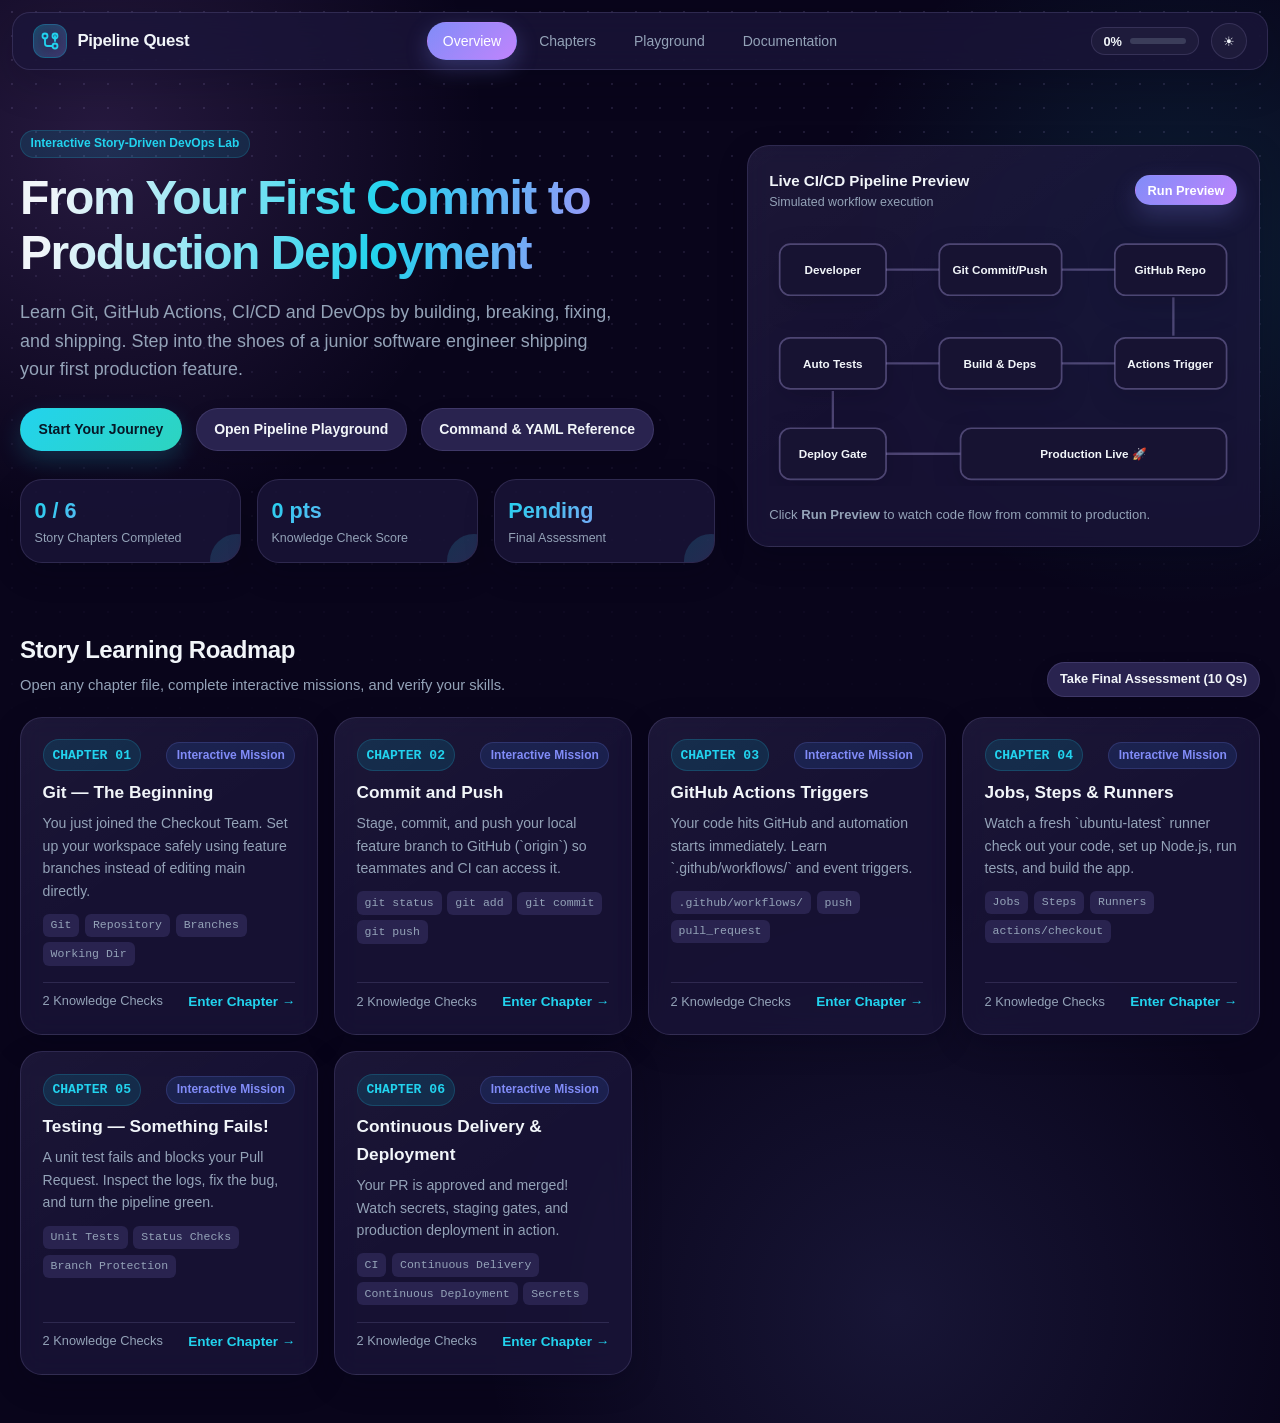
<file: index.html>
<!DOCTYPE html>
<html lang="en" data-theme="dark">
<head>
  <meta charset="UTF-8" />
  <meta name="viewport" content="width=device-width, initial-scale=1.0" />
  <title>Pipeline Quest — Learn Git, GitHub Actions &amp; CI/CD</title>
  <link rel="stylesheet" href="assets/styles.css" />
</head>
<body data-base=".">
  <div class="app-bg-grid"></div>
  <div class="app-wrapper">
    <header class="topbar" id="sharedTopbar"></header>

    <main class="container">
      <div class="hero">
        <div>
          <span class="badge badge-cyan">Interactive Story-Driven DevOps Lab</span>
          <h1>From Your First Commit to Production Deployment</h1>
          <p>
            Learn Git, GitHub Actions, CI/CD and DevOps by building, breaking, fixing, and shipping.
            Step into the shoes of a junior software engineer shipping your first production feature.
          </p>
          <div class="hero-cta-group">
            <a class="btn btn-cyan" href="chapters/chapter-1.html">Start Your Journey</a>
            <a class="btn btn-ghost" href="playground.html">Open Pipeline Playground</a>
            <a class="btn btn-ghost" href="docs.html">Command &amp; YAML Reference</a>
          </div>

          <div class="hero-stats">
            <div class="stat-box">
              <div class="stat-value" id="heroChaptersDone">0 / 6</div>
              <div class="stat-label">Story Chapters Completed</div>
            </div>
            <div class="stat-box">
              <div class="stat-value" id="heroQuizScore">0 pts</div>
              <div class="stat-label">Knowledge Check Score</div>
            </div>
            <div class="stat-box">
              <div class="stat-value" id="heroFinalBadge">Pending</div>
              <div class="stat-label">Final Assessment</div>
            </div>
          </div>
        </div>

        <div class="card">
          <div style="display:flex;justify-content:space-between;align-items:center;margin-bottom:0.75rem;">
            <div>
              <strong style="font-size:0.95rem;">Live CI/CD Pipeline Preview</strong>
              <div style="font-size:0.78rem;color:var(--text-secondary);">Simulated workflow execution</div>
            </div>
            <button class="btn btn-sm btn-primary" id="heroPreviewRunBtn">Run Preview</button>
          </div>
          <svg viewBox="0 0 440 245" width="100%" aria-label="Pipeline preview diagram">
            <path id="hp-e1" class="pipeline-edge" d="M 110 42 L 160 42" />
            <path id="hp-e2" class="pipeline-edge" d="M 275 42 L 325 42" />
            <path id="hp-e3" class="pipeline-edge" d="M 380 68 L 380 104" />
            <path id="hp-e4" class="pipeline-edge" d="M 325 130 L 275 130" />
            <path id="hp-e5" class="pipeline-edge" d="M 160 130 L 110 130" />
            <path id="hp-e6" class="pipeline-edge" d="M 60 156 L 60 192" />
            <path id="hp-e7" class="pipeline-edge" d="M 110 215 L 180 215" />

            <g id="hp-n0" class="pipeline-node"><rect class="node-box" x="10" y="18" width="100" height="48"/><text x="60" y="46" text-anchor="middle" fill="currentColor" font-size="11" font-weight="600">Developer</text></g>
            <g id="hp-n1" class="pipeline-node"><rect class="node-box" x="160" y="18" width="115" height="48"/><text x="217" y="46" text-anchor="middle" fill="currentColor" font-size="11" font-weight="600">Git Commit/Push</text></g>
            <g id="hp-n2" class="pipeline-node"><rect class="node-box" x="325" y="18" width="105" height="48"/><text x="377" y="46" text-anchor="middle" fill="currentColor" font-size="11" font-weight="600">GitHub Repo</text></g>
            <g id="hp-n3" class="pipeline-node"><rect class="node-box" x="325" y="106" width="105" height="48"/><text x="377" y="134" text-anchor="middle" fill="currentColor" font-size="11" font-weight="600">Actions Trigger</text></g>
            <g id="hp-n4" class="pipeline-node"><rect class="node-box" x="160" y="106" width="115" height="48"/><text x="217" y="134" text-anchor="middle" fill="currentColor" font-size="11" font-weight="600">Build &amp; Deps</text></g>
            <g id="hp-n5" class="pipeline-node"><rect class="node-box" x="10" y="106" width="100" height="48"/><text x="60" y="134" text-anchor="middle" fill="currentColor" font-size="11" font-weight="600">Auto Tests</text></g>
            <g id="hp-n6" class="pipeline-node"><rect class="node-box" x="10" y="191" width="100" height="48"/><text x="60" y="219" text-anchor="middle" fill="currentColor" font-size="11" font-weight="600">Deploy Gate</text></g>
            <g id="hp-n7" class="pipeline-node"><rect class="node-box" x="180" y="191" width="250" height="48"/><text x="305" y="219" text-anchor="middle" fill="currentColor" font-size="11" font-weight="700">Production Live 🚀</text></g>
          </svg>
          <div id="heroPreviewStatus" style="margin-top:0.65rem;font-size:0.82rem;color:var(--text-secondary);">
            Click <strong>Run Preview</strong> to watch code flow from commit to production.
          </div>
        </div>
      </div>

      <div class="section-header">
        <div>
          <h2>Story Learning Roadmap</h2>
          <p>Open any chapter file, complete interactive missions, and verify your skills.</p>
        </div>
        <a class="btn btn-ghost btn-sm" href="exam.html">Take Final Assessment (10 Qs)</a>
      </div>

      <div class="roadmap-grid" id="homeChapterCards"></div>
    </main>
  </div>

  <script src="assets/shared.js"></script>
  <script>
    (function () {
      const PQ = window.PipelineQuest;
      PQ.injectTopbarAndModal("home");

      const state = PQ.getState();
      const { chCount, quizCorrect } = PQ.computeProgress();
      document.getElementById("heroChaptersDone").textContent = `${chCount} / 6`;
      document.getElementById("heroQuizScore").textContent = `${quizCorrect * 10} pts`;
      if (state.finalExamSubmitted) {
        document.getElementById("heroFinalBadge").textContent = "Completed ✓";
      }

      document.getElementById("homeChapterCards").innerHTML = PQ.CHAPTER_META.map((ch) => {
        const isDone = state.completedChapters.includes(ch.id);
        return `
          <a class="card chapter-card" href="${ch.file}">
            <div>
              <div class="chapter-card-top">
                <span class="chapter-num">CHAPTER 0${ch.id}</span>
                ${isDone ? '<span class="badge badge-green">✓ Completed</span>' : '<span class="badge badge-blue">Interactive Mission</span>'}
              </div>
              <h3>${ch.shortTitle}</h3>
              <p>${ch.summary}</p>
              <div class="chapter-tags">
                ${ch.tags.map((t) => `<span class="tag-pill">${t}</span>`).join("")}
              </div>
            </div>
            <div style="display:flex;justify-content:space-between;align-items:center;padding-top:0.5rem;border-top:1px solid var(--border-subtle);">
              <span style="font-size:0.8rem;color:var(--text-secondary);">${ch.quiz.length} Knowledge Checks</span>
              <span style="font-size:0.85rem;font-weight:600;color:var(--accent-cyan);">Enter Chapter →</span>
            </div>
          </a>
        `;
      }).join("");

      let timer = null;
      document.getElementById("heroPreviewRunBtn").addEventListener("click", () => {
        clearInterval(timer);
        const nodes = Array.from({ length: 8 }, (_, i) => document.getElementById(`hp-n${i}`));
        const edges = Array.from({ length: 7 }, (_, i) => document.getElementById(`hp-e${i + 1}`));
        const statusEl = document.getElementById("heroPreviewStatus");
        const labels = [
          "Developer updates ProfileBadge.js locally...",
          "Git commit recorded & pushed to feature branch...",
          "GitHub repository receives push & PR event...",
          "GitHub Actions triggers CI workflow on ubuntu-latest...",
          "Dependencies installed & app built cleanly...",
          "All 24 unit & integration tests passed...",
          "Approval gate verified for production environment...",
          "Deployment complete! Feature is live in Production 🚀"
        ];
        nodes.forEach((n) => n.setAttribute("class", "pipeline-node"));
        edges.forEach((e) => e.setAttribute("class", "pipeline-edge"));
        let step = 0;
        nodes[0].setAttribute("class", "pipeline-node running");
        statusEl.innerHTML = `<span class="badge badge-cyan">Running</span> ${labels[0]}`;
        timer = setInterval(() => {
          nodes[step].setAttribute("class", "pipeline-node success");
          if (step < edges.length) edges[step].setAttribute("class", "pipeline-edge done");
          step++;
          if (step >= nodes.length) {
            clearInterval(timer);
            statusEl.innerHTML = `<span class="badge badge-green">Success</span> ${labels[7]}`;
            return;
          }
          nodes[step].setAttribute("class", "pipeline-node running");
          if (step - 1 < edges.length) edges[step - 1].setAttribute("class", "pipeline-edge active");
          statusEl.innerHTML = `<span class="badge badge-cyan">Step ${step + 1}/8</span> ${labels[step]}`;
        }, 620);
      });
    })();
  </script>
</body>
</html>
</file>
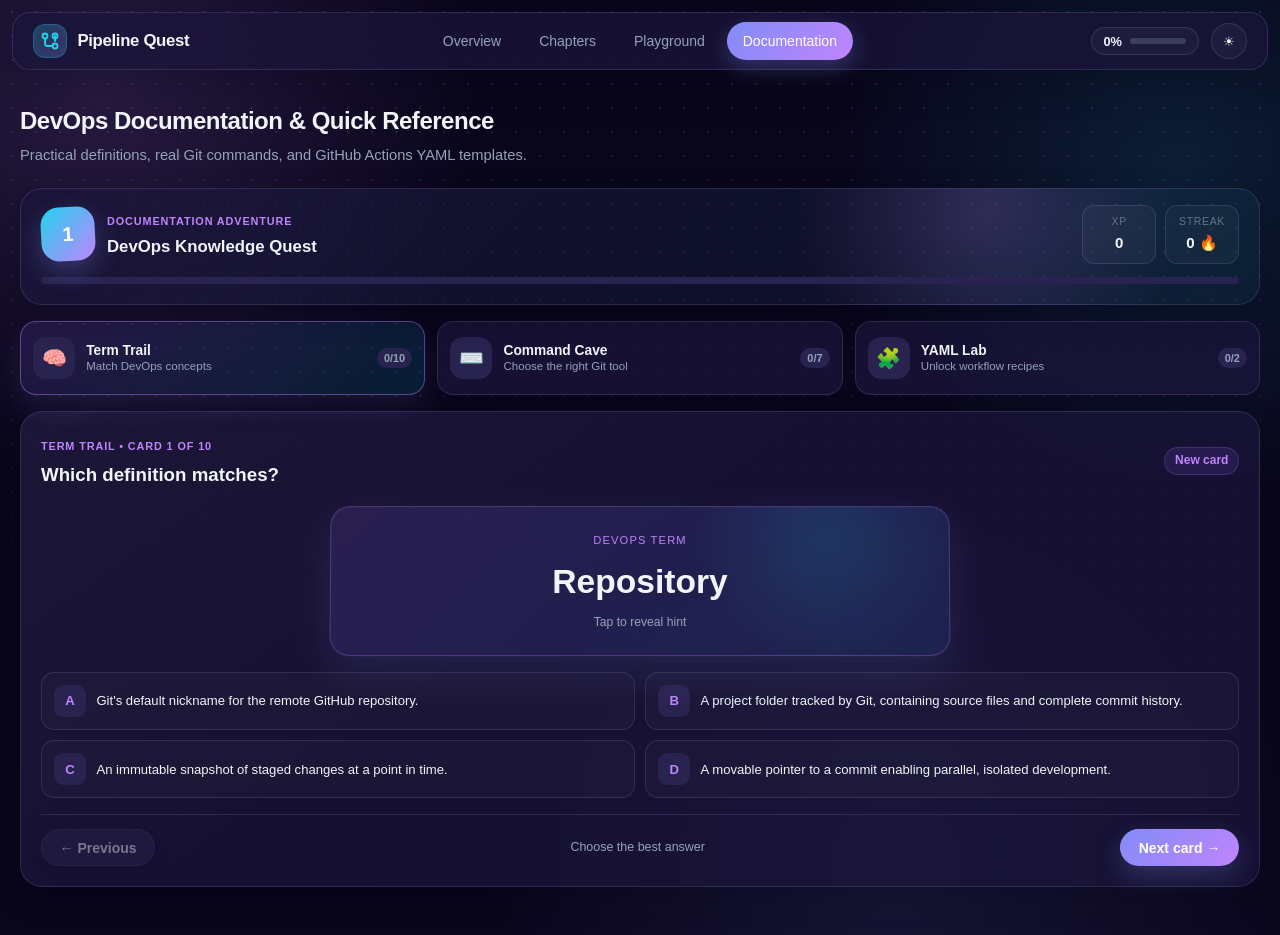
<file: docs.html>
<!DOCTYPE html>
<html lang="en" data-theme="dark">
<head>
  <meta charset="UTF-8" />
  <meta name="viewport" content="width=device-width, initial-scale=1.0" />
  <title>Documentation &amp; Reference | Pipeline Quest</title>
  <link rel="stylesheet" href="assets/styles.css" />
</head>
<body data-base=".">
  <div class="app-bg-grid"></div>
  <div class="app-wrapper">
    <header class="topbar" id="sharedTopbar"></header>

    <main class="container">
      <div class="section-header" style="margin-top:0.5rem;">
        <div>
          <h2>DevOps Documentation &amp; Quick Reference</h2>
          <p>Practical definitions, real Git commands, and GitHub Actions YAML templates.</p>
        </div>
      </div>

      <section class="doc-quest-header" aria-label="Documentation learning progress">
        <div class="doc-quest-profile">
          <div class="doc-level-orb" id="docLevelOrb">1</div>
          <div>
            <span class="doc-eyebrow">Documentation Adventure</span>
            <h3>DevOps Knowledge Quest</h3>
          </div>
        </div>
        <div class="doc-quest-stats">
          <div><span class="doc-stat-label">XP</span><strong id="docXp">0</strong></div>
          <div><span class="doc-stat-label">Streak</span><strong id="docStreak">0</strong></div>
        </div>
        <div class="doc-xp-track" aria-label="Quest level progress">
          <div class="doc-xp-fill" id="docXpFill"></div>
        </div>
      </section>

      <div class="doc-missions" role="tablist" aria-label="Learning missions">
        <button class="doc-mission active" role="tab" aria-selected="true" data-doc-tab="glossary">
          <span class="doc-mission-icon">🧠</span>
          <span><strong>Term Trail</strong><small>Match DevOps concepts</small></span>
          <span class="doc-mission-state" id="glossaryState">0/10</span>
        </button>
        <button class="doc-mission" role="tab" aria-selected="false" data-doc-tab="commands">
          <span class="doc-mission-icon">⌨️</span>
          <span><strong>Command Cave</strong><small>Choose the right Git tool</small></span>
          <span class="doc-mission-state" id="commandsState">0/7</span>
        </button>
        <button class="doc-mission" role="tab" aria-selected="false" data-doc-tab="examples">
          <span class="doc-mission-icon">🧩</span>
          <span><strong>YAML Lab</strong><small>Unlock workflow recipes</small></span>
          <span class="doc-mission-state" id="examplesState">0/2</span>
        </button>
      </div>

      <div id="docTabContent"></div>
    </main>
  </div>

  <script src="assets/shared.js"></script>
  <script>
    (function () {
      const PQ = window.PipelineQuest;
      PQ.injectTopbarAndModal("docs");

      const GLOSSARY = [
        { term: "Repository", desc: "A project folder tracked by Git, containing source files and complete commit history." },
        { term: "Commit", desc: "An immutable snapshot of staged changes at a point in time." },
        { term: "Branch", desc: "A movable pointer to a commit enabling parallel, isolated development." },
        { term: "Origin", desc: "Git's default nickname for the remote GitHub repository." },
        { term: "Pull Request (PR)", desc: "A proposal to merge a feature branch into another branch with code review and CI checks." },
        { term: "Continuous Integration (CI)", desc: "Automatically building and testing every commit on a shared branch." },
        { term: "Continuous Delivery", desc: "Keeping builds production-ready behind a manual deployment approval gate." },
        { term: "Continuous Deployment", desc: "Automatically releasing every passing `main` build directly to production." },
        { term: "Runner", desc: "A fresh virtual machine executing jobs inside GitHub Actions." },
        { term: "Secrets", desc: "Encrypted credentials stored in GitHub settings and masked in workflow logs." }
      ];

      const COMMANDS = [
        { cmd: "git status", purpose: "Inspect current branch, modified files, and staged changes.", ex: "git status" },
        { cmd: "git checkout -b <branch>", purpose: "Create and switch to a new feature branch.", ex: "git checkout -b feat/login-form" },
        { cmd: "git add <files>", purpose: "Move changes from working directory to staging area.", ex: "git add ." },
        { cmd: "git commit -m \"<msg>\"", purpose: "Save staged snapshot permanently in local Git history.", ex: "git commit -m \"feat: add profile badge\"" },
        { cmd: "git push -u origin <branch>", purpose: "Upload local branch commits to GitHub.", ex: "git push -u origin feat/login-form" },
        { cmd: "git pull origin main", purpose: "Fetch and merge latest changes from GitHub main.", ex: "git pull origin main" },
        { cmd: "npm ci", purpose: "Clean deterministic dependency install in CI runners.", ex: "npm ci" }
      ];

      const EXAMPLES = [
        {
          title: "1. Standard Node.js CI Workflow",
          desc: "Runs clean install, tests, and build on every push to main and Pull Request.",
          code: `name: Node CI\non:\n  push:\n    branches: [main]\n  pull_request:\n\njobs:\n  build-and-test:\n    runs-on: ubuntu-latest\n    steps:\n      - uses: actions/checkout@v4\n      - uses: actions/setup-node@v4\n        with:\n          node-version: 22\n      - run: npm ci\n      - run: npm test\n      - run: npm run build`
        },
        {
          title: "2. Multi-Job CI/CD with Production Environment",
          desc: "Uses job dependency (`needs: test`) and GitHub Secrets for deployment.",
          code: `name: Deploy Pipeline\non:\n  push:\n    branches: [main]\n\njobs:\n  test:\n    runs-on: ubuntu-latest\n    steps:\n      - uses: actions/checkout@v4\n      - run: npm ci && npm test\n\n  deploy:\n    needs: test\n    runs-on: ubuntu-latest\n    environment: production\n    steps:\n      - uses: actions/checkout@v4\n      - run: echo "Deploying safely"\n        env:\n          DEPLOY_TOKEN: \${{ secrets.PROD_TOKEN }}`
        }
      ];

      const STORAGE_KEY = "pipelineQuestDocsGame";
      const savedGame = (() => {
        try { return JSON.parse(localStorage.getItem(STORAGE_KEY)) || {}; }
        catch (_) { return {}; }
      })();
      const game = {
        xp: Number(savedGame.xp) || 0,
        streak: Number(savedGame.streak) || 0,
        glossary: Array.isArray(savedGame.glossary) ? savedGame.glossary : [],
        commands: Array.isArray(savedGame.commands) ? savedGame.commands : [],
        examples: Array.isArray(savedGame.examples) ? savedGame.examples : []
      };
      let glossaryIndex = 0;
      let commandIndex = 0;
      let exampleIndex = 0;

      function saveGame() {
        localStorage.setItem(STORAGE_KEY, JSON.stringify(game));
        updateQuestHeader();
      }

      function awardXP(amount) {
        game.xp += amount;
        game.streak += 1;
        saveGame();
      }

      function updateQuestHeader() {
        const level = Math.floor(game.xp / 100) + 1;
        document.getElementById("docXp").textContent = game.xp;
        document.getElementById("docStreak").textContent = `${game.streak} 🔥`;
        document.getElementById("docLevelOrb").textContent = level;
        document.getElementById("docXpFill").style.width = `${game.xp % 100}%`;
        document.getElementById("glossaryState").textContent = `${game.glossary.length}/${GLOSSARY.length}`;
        document.getElementById("commandsState").textContent = `${game.commands.length}/${COMMANDS.length}`;
        document.getElementById("examplesState").textContent = `${game.examples.length}/${EXAMPLES.length}`;
      }

      function getDistractors(items, key, answer, count) {
        return items.map((item) => item[key]).filter((value) => value !== answer).slice(0, count);
      }

      function shuffle(items) {
        return [...items].sort(() => Math.random() - 0.5);
      }

      function renderGlossary() {
        const box = document.getElementById("docTabContent");
        if (glossaryIndex >= GLOSSARY.length) glossaryIndex = 0;
        const item = GLOSSARY[glossaryIndex];
        const mastered = game.glossary.includes(glossaryIndex);
        const options = shuffle([item.desc, ...getDistractors(GLOSSARY, "desc", item.desc, 3)]);

        box.innerHTML = `
          <section class="doc-game-panel">
            <div class="doc-game-heading">
              <div><span class="doc-eyebrow">Term Trail • Card ${glossaryIndex + 1} of ${GLOSSARY.length}</span><h3>Which definition matches?</h3></div>
              ${mastered ? '<span class="badge badge-green">✓ Mastered</span>' : '<span class="badge badge-purple">New card</span>'}
            </div>
            <div class="term-card" id="termCard">
              <span class="term-card-kicker">DevOps term</span>
              <strong>${PQ.escapeHtml(item.term)}</strong>
              <button class="term-flip-btn" id="termFlipBtn" type="button">Tap to reveal hint</button>
            </div>
            <div class="term-options" id="termOptions">
              ${options.map((option, index) => `<button type="button" class="term-option" data-answer="${option === item.desc}" data-option="${index}">
                <span>${String.fromCharCode(65 + index)}</span>${PQ.escapeHtml(option)}
              </button>`).join("")}
            </div>
            <div class="doc-game-footer">
              <button class="btn btn-ghost" id="prevTerm" ${glossaryIndex === 0 ? "disabled" : ""}>← Previous</button>
              <span id="termFeedback" class="doc-feedback">Choose the best answer</span>
              <button class="btn btn-primary" id="nextTerm">Next card →</button>
            </div>
          </section>
        `;

        document.getElementById("termFlipBtn").addEventListener("click", () => {
          document.getElementById("termCard").classList.toggle("hint-visible");
          const hint = item.desc.split(" ").slice(0, 5).join(" ") + "...";
          document.getElementById("termFlipBtn").textContent = hint;
        });
        document.querySelectorAll(".term-option").forEach((button) => {
          button.addEventListener("click", () => {
            const correct = button.dataset.answer === "true";
            const feedback = document.getElementById("termFeedback");
            document.querySelectorAll(".term-option").forEach((option) => option.disabled = true);
            button.classList.add(correct ? "correct" : "incorrect");
            if (correct) {
              if (!game.glossary.includes(glossaryIndex)) {
                game.glossary.push(glossaryIndex);
                awardXP(10);
              }
              feedback.textContent = "Perfect! +10 XP";
              feedback.className = "doc-feedback success";
            } else {
              game.streak = 0;
              saveGame();
              feedback.textContent = "Nice try — review the definition and continue.";
              feedback.className = "doc-feedback retry";
              const rightAnswer = document.querySelector('.term-option[data-answer="true"]');
              if (rightAnswer) rightAnswer.classList.add("correct");
            }
          });
        });
        document.getElementById("prevTerm").addEventListener("click", () => { glossaryIndex = Math.max(0, glossaryIndex - 1); renderGlossary(); });
        document.getElementById("nextTerm").addEventListener("click", () => { glossaryIndex = (glossaryIndex + 1) % GLOSSARY.length; renderGlossary(); });
      }

      function renderCommands() {
        const box = document.getElementById("docTabContent");
        if (commandIndex >= COMMANDS.length) commandIndex = 0;
        const item = COMMANDS[commandIndex];
        const options = shuffle([item.cmd, ...getDistractors(COMMANDS, "cmd", item.cmd, 3)]);

        box.innerHTML = `
          <section class="doc-game-panel command-mission">
            <div class="doc-game-heading">
              <div><span class="doc-eyebrow">Command Cave • Challenge ${commandIndex + 1} of ${COMMANDS.length}</span><h3>Choose the right command</h3></div>
              <span class="badge badge-cyan">${game.commands.length} solved</span>
            </div>
            <div class="mission-prompt">
              <span class="prompt-avatar">🧙</span>
              <p><strong>Mission:</strong> ${PQ.escapeHtml(item.purpose)}</p>
            </div>
            <div class="command-terminal">
              <div class="terminal-bar"><span><i></i><i></i><i></i></span><span>quest-terminal</span></div>
              <div class="command-line"><span>$</span><span id="commandPreview">waiting for input...</span></div>
            </div>
            <div class="command-options">
              ${options.map((option) => `<button type="button" class="command-option" data-answer="${option === item.cmd}" data-command="${PQ.escapeHtml(option)}">${PQ.escapeHtml(option)}</button>`).join("")}
            </div>
            <div class="doc-game-footer">
              <button class="btn btn-ghost" id="prevCommand" ${commandIndex === 0 ? "disabled" : ""}>← Previous</button>
              <span id="commandFeedback" class="doc-feedback">Run the best command</span>
              <button class="btn btn-primary" id="nextCommand">Next challenge →</button>
            </div>
          </section>
        `;

        document.querySelectorAll(".command-option").forEach((button) => {
          button.addEventListener("click", () => {
            const correct = button.dataset.answer === "true";
            const feedback = document.getElementById("commandFeedback");
            document.getElementById("commandPreview").textContent = button.dataset.command;
            document.querySelectorAll(".command-option").forEach((option) => option.disabled = true);
            button.classList.add(correct ? "correct" : "incorrect");
            if (correct) {
              if (!game.commands.includes(commandIndex)) {
                game.commands.push(commandIndex);
                awardXP(15);
              }
              document.getElementById("commandPreview").classList.add("command-success");
              feedback.textContent = `Success! Run: ${item.ex}`;
              feedback.className = "doc-feedback success";
            } else {
              game.streak = 0;
              saveGame();
              feedback.textContent = "Not quite — the glowing option shows the correct command.";
              feedback.className = "doc-feedback retry";
              const rightAnswer = document.querySelector('.command-option[data-answer="true"]');
              if (rightAnswer) rightAnswer.classList.add("correct");
            }
          });
        });
        document.getElementById("prevCommand").addEventListener("click", () => { commandIndex = Math.max(0, commandIndex - 1); renderCommands(); });
        document.getElementById("nextCommand").addEventListener("click", () => { commandIndex = (commandIndex + 1) % COMMANDS.length; renderCommands(); });
      }

      function renderExamples() {
        const box = document.getElementById("docTabContent");
        if (exampleIndex >= EXAMPLES.length) exampleIndex = 0;
        const item = EXAMPLES[exampleIndex];
        const blanks = [
          { label: "checkout", value: "actions/checkout@v4" },
          { label: "runtime", value: "ubuntu-latest" },
          { label: "install", value: "npm ci" }
        ];
        box.innerHTML = `
          <section class="doc-game-panel yaml-mission">
            <div class="doc-game-heading">
              <div><span class="doc-eyebrow">YAML Lab • Recipe ${exampleIndex + 1} of ${EXAMPLES.length}</span><h3>Complete the workflow recipe</h3></div>
              <span class="badge badge-purple">${game.examples.length} unlocked</span>
            </div>
            <div class="mission-prompt">
              <span class="prompt-avatar">⚗️</span>
              <p><strong>Power-up goal:</strong> ${PQ.escapeHtml(item.desc)}</p>
            </div>
            <div class="yaml-lab-grid">
              <div class="yaml-recipe">
                <div class="yaml-recipe-title">${PQ.escapeHtml(item.title)}</div>
                <pre class="yaml-puzzle-code" id="yamlPuzzleCode">${PQ.escapeHtml(item.code)}</pre>
              </div>
              <div class="yaml-powerups">
                <p>Choose a power-up to inspect</p>
                ${blanks.map((blank, index) => `
                  <button type="button" class="yaml-powerup" data-answer="${index === 0}">
                    <span>★</span><code>${PQ.escapeHtml(blank.label)}</code><small>${index === 0 ? "Reveal usage" : "Locked clue"}</small>
                  </button>
                `).join("")}
                <button type="button" class="btn btn-success" id="unlockExample">Unlock full recipe</button>
                <span class="doc-feedback" id="yamlFeedback">Explore each power-up</span>
              </div>
            </div>
            <div class="doc-game-footer">
              <button class="btn btn-ghost" id="prevExample" ${exampleIndex === 0 ? "disabled" : ""}>← Previous</button>
              <span class="doc-feedback">No syntax knowledge required — collect the clues</span>
              <button class="btn btn-primary" id="nextExample">Next recipe →</button>
            </div>
          </section>
        `;

        let inspected = 0;
        document.querySelectorAll(".yaml-powerup").forEach((button) => {
          button.addEventListener("click", () => {
            if (!button.classList.contains("used")) {
              button.classList.add("used");
              inspected += 1;
              const index = [...document.querySelectorAll(".yaml-powerup")].indexOf(button);
              button.querySelector("small").textContent = blanks[index].value;
            }
            document.getElementById("yamlFeedback").textContent = `${inspected}/3 power-ups collected`;
            document.getElementById("yamlFeedback").className = "doc-feedback success";
          });
        });
        document.getElementById("unlockExample").addEventListener("click", () => {
          if (!game.examples.includes(exampleIndex)) {
            game.examples.push(exampleIndex);
            awardXP(25);
          }
          document.querySelector(".yaml-recipe").classList.add("unlocked");
          document.getElementById("yamlFeedback").textContent = `Recipe unlocked! +25 XP`;
          document.getElementById("yamlFeedback").className = "doc-feedback success";
        });
        document.getElementById("prevExample").addEventListener("click", () => { exampleIndex = Math.max(0, exampleIndex - 1); renderExamples(); });
        document.getElementById("nextExample").addEventListener("click", () => { exampleIndex = (exampleIndex + 1) % EXAMPLES.length; renderExamples(); });
      }

      function renderTab(name) {
        document.querySelectorAll(".doc-mission").forEach((button) => {
          const active = button.dataset.docTab === name;
          button.classList.toggle("active", active);
          button.setAttribute("aria-selected", active ? "true" : "false");
        });
        if (name === "glossary") renderGlossary();
        else if (name === "commands") renderCommands();
        else renderExamples();
      }

      document.querySelectorAll(".doc-mission").forEach((button) => {
        button.addEventListener("click", () => renderTab(button.dataset.docTab));
      });
      updateQuestHeader();
      renderTab("glossary");
    })();
  </script>
</body>
</html>
</file>
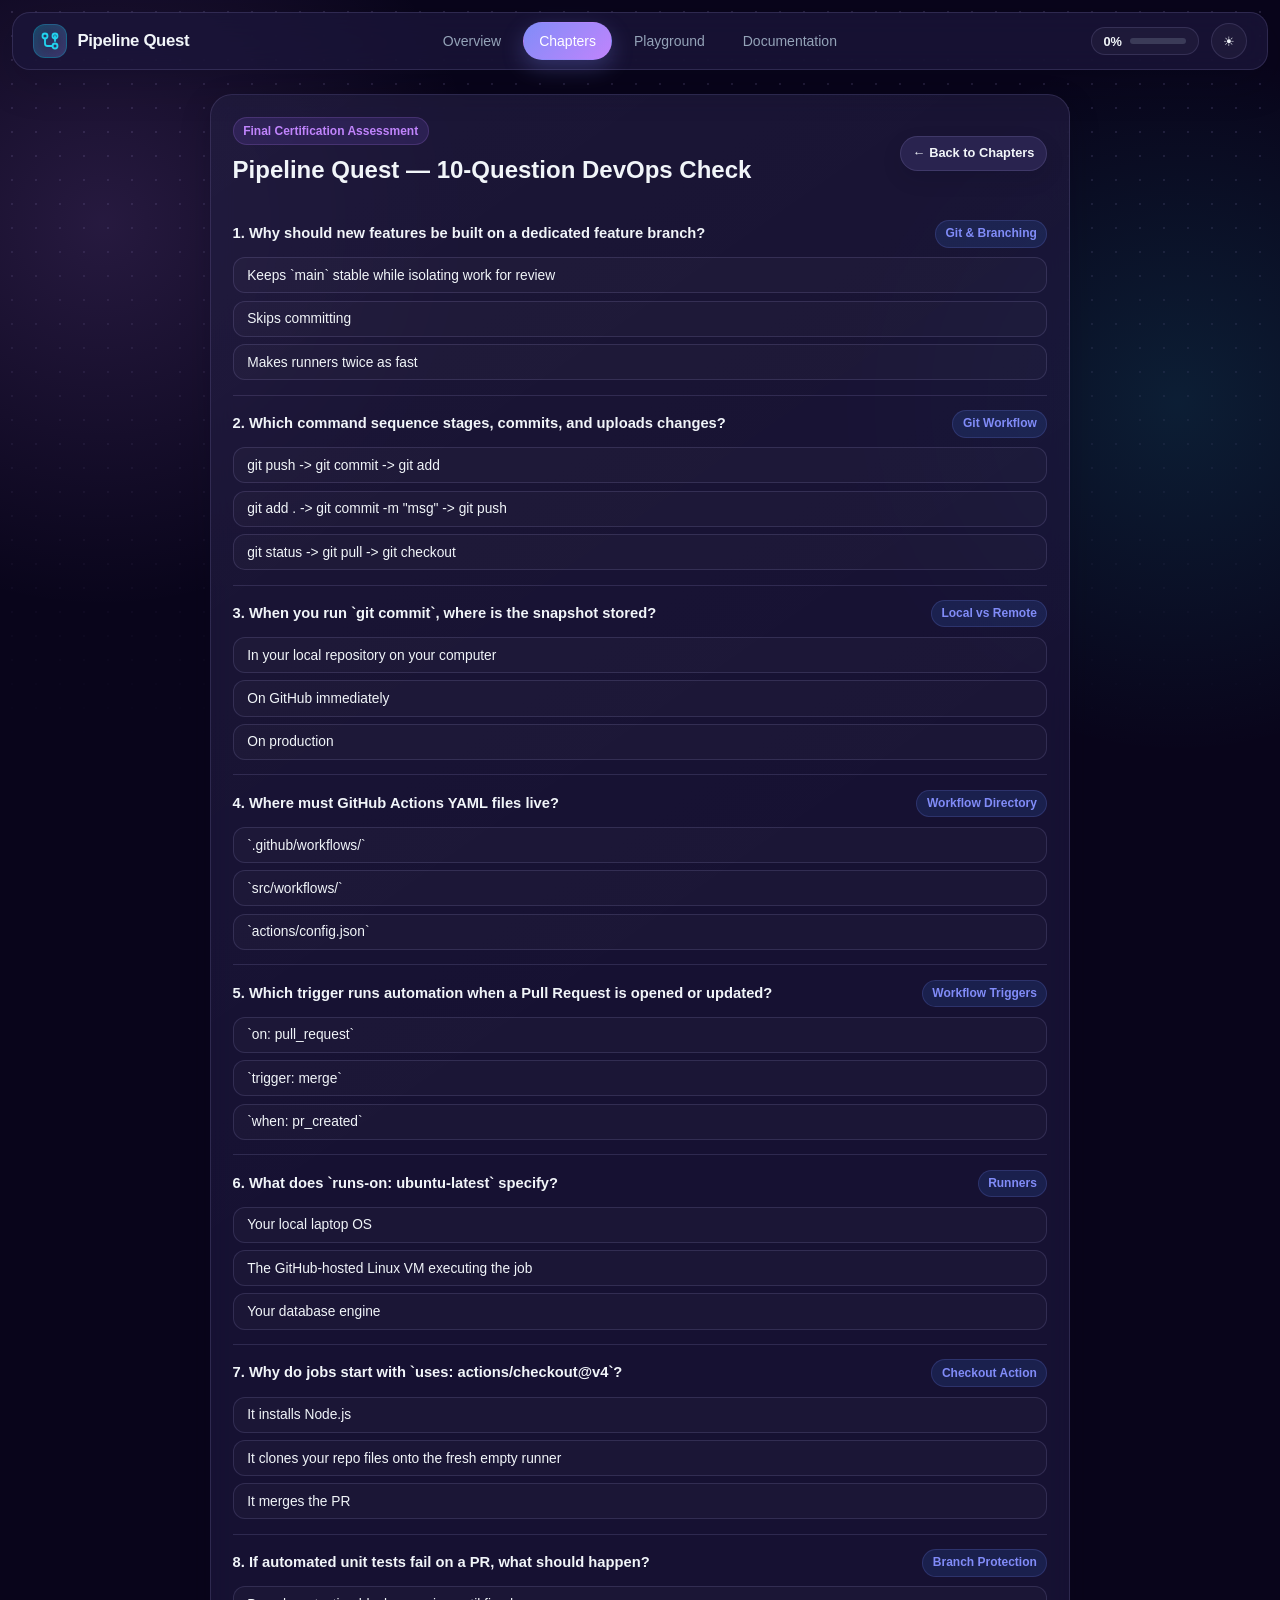
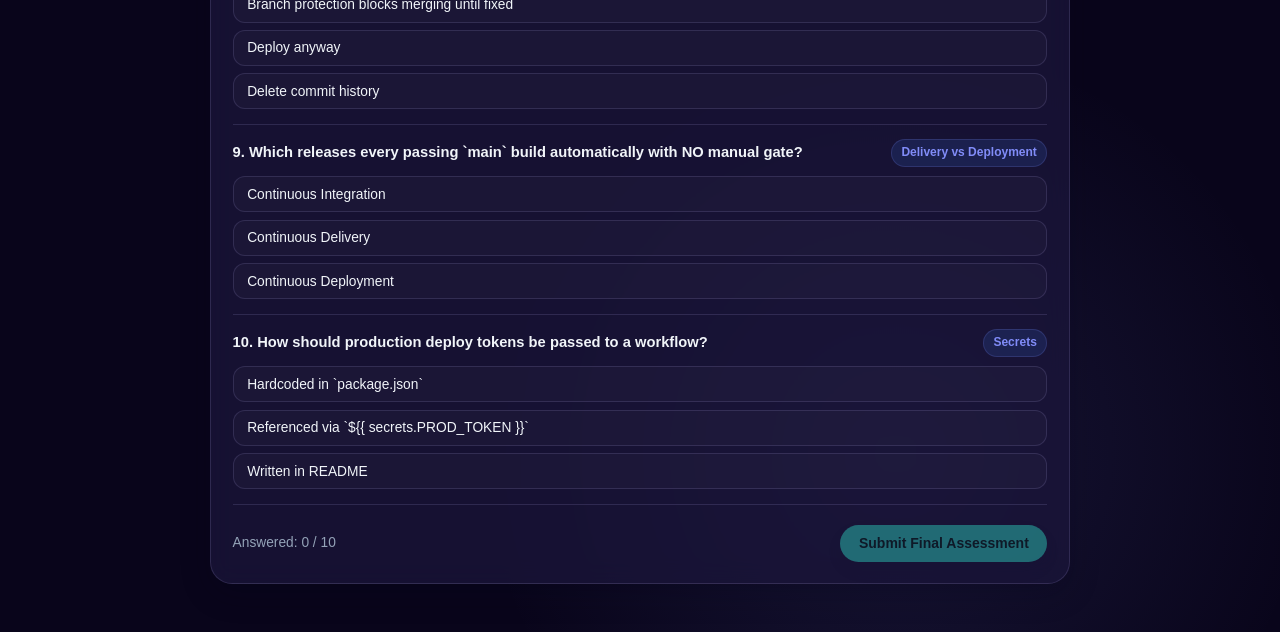
<file: exam.html>
<!DOCTYPE html>
<html lang="en" data-theme="dark">
<head>
  <meta charset="UTF-8" />
  <meta name="viewport" content="width=device-width, initial-scale=1.0" />
  <title>Final Assessment | Pipeline Quest</title>
  <link rel="stylesheet" href="assets/styles.css" />
</head>
<body data-base=".">
  <div class="app-bg-grid"></div>
  <div class="app-wrapper">
    <header class="topbar" id="sharedTopbar"></header>

    <main class="container">
      <div class="card" style="max-width:860px;margin:0 auto;">
        <div style="display:flex;justify-content:space-between;align-items:center;flex-wrap:wrap;gap:0.75rem;margin-bottom:1rem;">
          <div>
            <span class="badge badge-purple">Final Certification Assessment</span>
            <h2 style="margin:0.4rem 0 0;">Pipeline Quest — 10-Question DevOps Check</h2>
          </div>
          <a class="btn btn-ghost btn-sm" href="chapters/chapter-6.html">← Back to Chapters</a>
        </div>
        <div id="finalExamContainer"></div>
      </div>
    </main>
  </div>

  <script src="assets/shared.js"></script>
  <script>
    (function () {
      const PQ = window.PipelineQuest;
      const state = PQ.getState();
      PQ.injectTopbarAndModal("chapters");

      const QUESTIONS = [
        { topic: "Git & Branching", q: "Why should new features be built on a dedicated feature branch?", options: ["Keeps `main` stable while isolating work for review", "Skips committing", "Makes runners twice as fast"], answer: 0 },
        { topic: "Git Workflow", q: "Which command sequence stages, commits, and uploads changes?", options: ["git push -> git commit -> git add", "git add . -> git commit -m \"msg\" -> git push", "git status -> git pull -> git checkout"], answer: 1 },
        { topic: "Local vs Remote", q: "When you run `git commit`, where is the snapshot stored?", options: ["In your local repository on your computer", "On GitHub immediately", "On production"], answer: 0 },
        { topic: "Workflow Directory", q: "Where must GitHub Actions YAML files live?", options: ["`.github/workflows/`", "`src/workflows/`", "`actions/config.json`"], answer: 0 },
        { topic: "Workflow Triggers", q: "Which trigger runs automation when a Pull Request is opened or updated?", options: ["`on: pull_request`", "`trigger: merge`", "`when: pr_created`"], answer: 0 },
        { topic: "Runners", q: "What does `runs-on: ubuntu-latest` specify?", options: ["Your local laptop OS", "The GitHub-hosted Linux VM executing the job", "Your database engine"], answer: 1 },
        { topic: "Checkout Action", q: "Why do jobs start with `uses: actions/checkout@v4`?", options: ["It installs Node.js", "It clones your repo files onto the fresh empty runner", "It merges the PR"], answer: 1 },
        { topic: "Branch Protection", q: "If automated unit tests fail on a PR, what should happen?", options: ["Branch protection blocks merging until fixed", "Deploy anyway", "Delete commit history"], answer: 0 },
        { topic: "Delivery vs Deployment", q: "Which releases every passing `main` build automatically with NO manual gate?", options: ["Continuous Integration", "Continuous Delivery", "Continuous Deployment"], answer: 2 },
        { topic: "Secrets", q: "How should production deploy tokens be passed to a workflow?", options: ["Hardcoded in `package.json`", "Referenced via `${{ secrets.PROD_TOKEN }}`", "Written in README"], answer: 1 }
      ];

      function render() {
        const container = document.getElementById("finalExamContainer");
        if (state.finalExamSubmitted) {
          let correct = 0;
          const missed = [];
          QUESTIONS.forEach((q, i) => {
            if (state.finalExamAnswers[i] === q.answer) correct++;
            else if (!missed.includes(q.topic)) missed.push(q.topic);
          });
          const pct = Math.round((correct / QUESTIONS.length) * 100);
          container.innerHTML = `
            <div class="callout ${pct >= 70 ? "success" : "warning"}" style="margin-top:1rem;">
              <h3 style="margin:0 0 0.35rem;">Score: ${correct} / ${QUESTIONS.length} (${pct}%)</h3>
              <div>${pct >= 80 ? "Outstanding work! You are ready for CI/CD workflows." : "Good effort! Review the highlighted topics below."}</div>
            </div>
            <div class="hero-stats" style="margin:1rem 0;">
              <div class="stat-box"><div class="stat-value" style="color:var(--accent-green);">${correct}</div><div class="stat-label">Correct</div></div>
              <div class="stat-box"><div class="stat-value" style="color:var(--accent-red);">${QUESTIONS.length - correct}</div><div class="stat-label">Incorrect</div></div>
              <div class="stat-box"><div class="stat-value">${pct}%</div><div class="stat-label">Accuracy</div></div>
            </div>
            <div class="card" style="background:var(--bg-surface);margin-bottom:1rem;">
              <h4 style="margin:0 0 0.5rem;">Topics Needing Revision</h4>
              ${missed.length === 0 ? '<span class="badge badge-green">None — 100% mastery!</span>' : `<div style="display:flex;flex-wrap:wrap;gap:0.45rem;">${missed.map((t) => `<span class="badge badge-yellow">${t}</span>`).join("")}</div>`}
            </div>
            <div style="display:flex;gap:0.75rem;flex-wrap:wrap;">
              <button class="btn btn-primary" id="retakeBtn">↺ Restart Assessment</button>
              <a class="btn btn-ghost" href="chapters/chapter-1.html">Review Chapters</a>
            </div>
          `;
          document.getElementById("retakeBtn").addEventListener("click", () => {
            state.finalExamAnswers = {};
            state.finalExamSubmitted = false;
            PQ.saveState();
            render();
          });
          return;
        }

        const answered = Object.keys(state.finalExamAnswers).length;
        container.innerHTML = `
          ${QUESTIONS.map((qObj, idx) => `
            <div class="quiz-question">
              <div style="display:flex;justify-content:space-between;align-items:center;gap:0.5rem;">
                <strong style="font-size:0.92rem;">${idx + 1}. ${PQ.escapeHtml(qObj.q)}</strong>
                <span class="badge badge-blue">${qObj.topic}</span>
              </div>
              <div class="quiz-options">
                ${qObj.options.map((opt, oIdx) => `
                  <button class="quiz-option" style="${state.finalExamAnswers[idx] === oIdx ? "border-color:var(--accent-cyan);background:var(--cyan-soft);" : ""}" data-q="${idx}" data-o="${oIdx}">
                    ${PQ.escapeHtml(opt)}
                  </button>
                `).join("")}
              </div>
            </div>
          `).join("")}
          <div style="display:flex;justify-content:space-between;align-items:center;margin-top:1.25rem;flex-wrap:wrap;gap:0.75rem;">
            <span style="font-size:0.86rem;color:var(--text-secondary);">Answered: ${answered} / ${QUESTIONS.length}</span>
            <button class="btn btn-success" id="submitExamBtn" ${answered < QUESTIONS.length ? "disabled" : ""}>Submit Final Assessment</button>
          </div>
        `;

        container.querySelectorAll("[data-q]").forEach((btn) => {
          btn.addEventListener("click", () => {
            state.finalExamAnswers[Number(btn.dataset.q)] = Number(btn.dataset.o);
            PQ.saveState();
            render();
          });
        });

        document.getElementById("submitExamBtn").addEventListener("click", () => {
          state.finalExamSubmitted = true;
          PQ.saveState();
          render();
        });
      }

      render();
    })();
  </script>
</body>
</html>
</file>
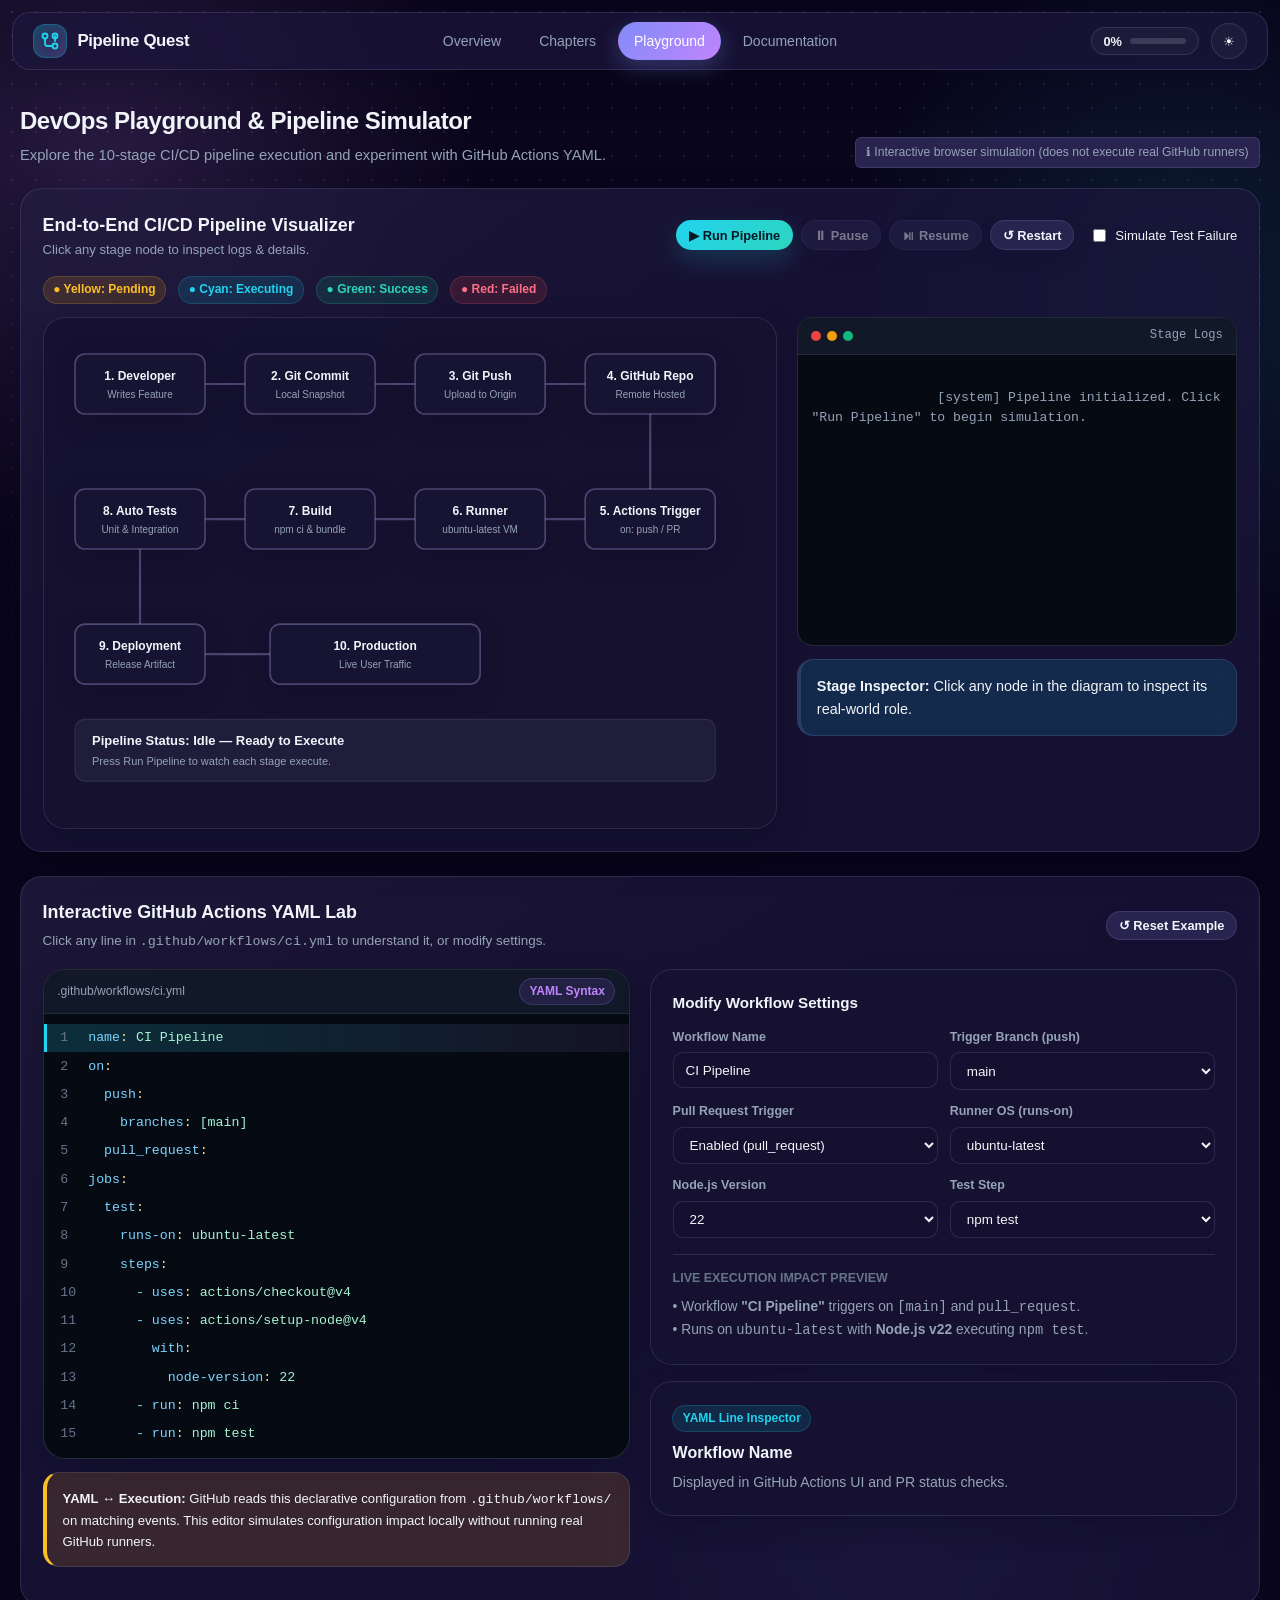
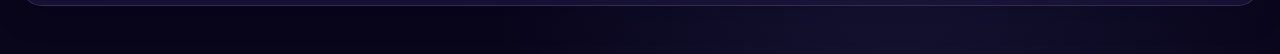
<file: playground.html>
<!DOCTYPE html>
<html lang="en" data-theme="dark">
<head>
  <meta charset="UTF-8" />
  <meta name="viewport" content="width=device-width, initial-scale=1.0" />
  <title>Pipeline Playground &amp; YAML Lab | Pipeline Quest</title>
  <link rel="stylesheet" href="assets/styles.css" />
</head>
<body data-base=".">
  <div class="app-bg-grid"></div>
  <div class="app-wrapper">
    <header class="topbar" id="sharedTopbar"></header>

    <main class="container">
      <div class="section-header" style="margin-top:0.5rem;">
        <div>
          <h2>DevOps Playground &amp; Pipeline Simulator</h2>
          <p>Explore the 10-stage CI/CD pipeline execution and experiment with GitHub Actions YAML.</p>
        </div>
        <span class="sim-disclaimer">ℹ Interactive browser simulation (does not execute real GitHub runners)</span>
      </div>

      <!-- 10-Stage Pipeline Simulator -->
      <div class="card" style="margin-bottom:1.5rem;">
        <div class="pipeline-controls">
          <div>
            <h3 style="margin:0;font-size:1.12rem;">End-to-End CI/CD Pipeline Visualizer</h3>
            <div style="font-size:0.82rem;color:var(--text-secondary);">Click any stage node to inspect logs &amp; details.</div>
          </div>
          <div class="pipeline-btn-group">
            <button class="btn btn-cyan btn-sm" id="plRunBtn">▶ Run Pipeline</button>
            <button class="btn btn-ghost btn-sm" id="plPauseBtn" disabled>⏸ Pause</button>
            <button class="btn btn-ghost btn-sm" id="plResumeBtn" disabled>⏯ Resume</button>
            <button class="btn btn-ghost btn-sm" id="plRestartBtn">↺ Restart</button>
            <label style="display:inline-flex;align-items:center;gap:0.4rem;font-size:0.82rem;cursor:pointer;margin-left:0.4rem;">
              <input type="checkbox" id="plFailToggle" /><span>Simulate Test Failure</span>
            </label>
          </div>
        </div>

        <div style="display:flex;flex-wrap:wrap;gap:0.75rem;margin-bottom:0.85rem;font-size:0.78rem;">
          <span class="badge badge-yellow">● Yellow: Pending</span>
          <span class="badge badge-cyan">● Cyan: Executing</span>
          <span class="badge badge-green">● Green: Success</span>
          <span class="badge badge-red">● Red: Failed</span>
        </div>

        <div class="pipeline-board">
          <div class="pipeline-svg-wrap">
            <svg id="mainPipelineSvg" viewBox="0 0 700 470" width="100%" style="min-width:540px;">
              <path id="mp-e0" class="pipeline-edge" d="M 145 50 L 185 50" />
              <path id="mp-e1" class="pipeline-edge" d="M 315 50 L 355 50" />
              <path id="mp-e2" class="pipeline-edge" d="M 485 50 L 525 50" />
              <path id="mp-e3" class="pipeline-edge" d="M 590 80 L 590 155" />
              <path id="mp-e4" class="pipeline-edge" d="M 525 185 L 485 185" />
              <path id="mp-e5" class="pipeline-edge" d="M 355 185 L 315 185" />
              <path id="mp-e6" class="pipeline-edge" d="M 185 185 L 145 185" />
              <path id="mp-e7" class="pipeline-edge" d="M 80 215 L 80 290" />
              <path id="mp-e8" class="pipeline-edge" d="M 145 320 L 210 320" />

              <g id="mp-n0" class="pipeline-node" data-stage="0"><rect class="node-box" x="15" y="20" width="130" height="60" /><text x="80" y="46" text-anchor="middle" fill="currentColor" font-size="12" font-weight="700">1. Developer</text><text x="80" y="64" text-anchor="middle" fill="#94a3b8" font-size="10">Writes Feature</text></g>
              <g id="mp-n1" class="pipeline-node" data-stage="1"><rect class="node-box" x="185" y="20" width="130" height="60" /><text x="250" y="46" text-anchor="middle" fill="currentColor" font-size="12" font-weight="700">2. Git Commit</text><text x="250" y="64" text-anchor="middle" fill="#94a3b8" font-size="10">Local Snapshot</text></g>
              <g id="mp-n2" class="pipeline-node" data-stage="2"><rect class="node-box" x="355" y="20" width="130" height="60" /><text x="420" y="46" text-anchor="middle" fill="currentColor" font-size="12" font-weight="700">3. Git Push</text><text x="420" y="64" text-anchor="middle" fill="#94a3b8" font-size="10">Upload to Origin</text></g>
              <g id="mp-n3" class="pipeline-node" data-stage="3"><rect class="node-box" x="525" y="20" width="130" height="60" /><text x="590" y="46" text-anchor="middle" fill="currentColor" font-size="12" font-weight="700">4. GitHub Repo</text><text x="590" y="64" text-anchor="middle" fill="#94a3b8" font-size="10">Remote Hosted</text></g>

              <g id="mp-n4" class="pipeline-node" data-stage="4"><rect class="node-box" x="525" y="155" width="130" height="60" /><text x="590" y="181" text-anchor="middle" fill="currentColor" font-size="12" font-weight="700">5. Actions Trigger</text><text x="590" y="199" text-anchor="middle" fill="#94a3b8" font-size="10">on: push / PR</text></g>
              <g id="mp-n5" class="pipeline-node" data-stage="5"><rect class="node-box" x="355" y="155" width="130" height="60" /><text x="420" y="181" text-anchor="middle" fill="currentColor" font-size="12" font-weight="700">6. Runner</text><text x="420" y="199" text-anchor="middle" fill="#94a3b8" font-size="10">ubuntu-latest VM</text></g>
              <g id="mp-n6" class="pipeline-node" data-stage="6"><rect class="node-box" x="185" y="155" width="130" height="60" /><text x="250" y="181" text-anchor="middle" fill="currentColor" font-size="12" font-weight="700">7. Build</text><text x="250" y="199" text-anchor="middle" fill="#94a3b8" font-size="10">npm ci &amp; bundle</text></g>
              <g id="mp-n7" class="pipeline-node" data-stage="7"><rect class="node-box" x="15" y="155" width="130" height="60" /><text x="80" y="181" text-anchor="middle" fill="currentColor" font-size="12" font-weight="700">8. Auto Tests</text><text x="80" y="199" text-anchor="middle" fill="#94a3b8" font-size="10">Unit &amp; Integration</text></g>

              <g id="mp-n8" class="pipeline-node" data-stage="8"><rect class="node-box" x="15" y="290" width="130" height="60" /><text x="80" y="316" text-anchor="middle" fill="currentColor" font-size="12" font-weight="700">9. Deployment</text><text x="80" y="334" text-anchor="middle" fill="#94a3b8" font-size="10">Release Artifact</text></g>
              <g id="mp-n9" class="pipeline-node" data-stage="9"><rect class="node-box" x="210" y="290" width="210" height="60" /><text x="315" y="316" text-anchor="middle" fill="currentColor" font-size="12" font-weight="700">10. Production</text><text x="315" y="334" text-anchor="middle" fill="#94a3b8" font-size="10">Live User Traffic</text></g>

              <rect x="15" y="385" width="640" height="62" rx="10" fill="rgba(148,163,184,0.08)" stroke="rgba(148,163,184,0.2)" />
              <text id="mpStatusTitle" x="32" y="411" fill="currentColor" font-size="13" font-weight="700">Pipeline Status: Idle — Ready to Execute</text>
              <text id="mpStatusSub" x="32" y="431" fill="#94a3b8" font-size="11">Press Run Pipeline to watch each stage execute.</text>
            </svg>
          </div>

          <div>
            <div class="terminal-window">
              <div class="terminal-bar">
                <div class="terminal-dots"><span class="terminal-dot" style="background:#ef4444;"></span><span class="terminal-dot" style="background:#f59e0b;"></span><span class="terminal-dot" style="background:#10b981;"></span></div>
                <span id="plLogStageTitle">Stage Logs</span>
              </div>
              <div class="terminal-body" id="plLogsBody" style="min-height:290px;max-height:360px;">
                <span class="log-line-muted">[system] Pipeline initialized. Click "Run Pipeline" to begin simulation.</span>
              </div>
            </div>
            <div id="plStageExplainCard" class="callout" style="margin-top:0.85rem;">
              <strong>Stage Inspector:</strong> Click any node in the diagram to inspect its real-world role.
            </div>
          </div>
        </div>
      </div>

      <!-- Interactive YAML Editor -->
      <div class="card">
        <div style="display:flex;justify-content:space-between;align-items:center;flex-wrap:wrap;gap:0.75rem;margin-bottom:1rem;">
          <div>
            <h3 style="margin:0;font-size:1.12rem;">Interactive GitHub Actions YAML Lab</h3>
            <p style="margin:0.2rem 0 0;font-size:0.84rem;color:var(--text-secondary);">Click any line in <code>.github/workflows/ci.yml</code> to understand it, or modify settings.</p>
          </div>
          <button class="btn btn-ghost btn-sm" id="yamlResetBtn">↺ Reset Example</button>
        </div>

        <div class="yaml-workspace">
          <div>
            <div class="yaml-code-panel">
              <div class="terminal-bar"><span>.github/workflows/ci.yml</span><span class="badge badge-purple">YAML Syntax</span></div>
              <div id="yamlLinesContainer" style="padding:0.6rem 0;"></div>
            </div>
            <div class="callout warning" style="margin-top:0.85rem;font-size:0.82rem;">
              <strong>YAML ↔ Execution:</strong> GitHub reads this declarative configuration from <code>.github/workflows/</code> on matching events. This editor simulates configuration impact locally without running real GitHub runners.
            </div>
          </div>

          <div>
            <div class="card" style="background:var(--bg-surface);margin-bottom:1rem;">
              <h4 style="margin:0 0 0.75rem;font-size:0.95rem;">Modify Workflow Settings</h4>
              <div class="yaml-controls-grid">
                <div class="form-field"><label for="yamlNameInput">Workflow Name</label><input type="text" id="yamlNameInput" value="CI Pipeline" /></div>
                <div class="form-field"><label for="yamlBranchSelect">Trigger Branch (push)</label><select id="yamlBranchSelect"><option value="main">main</option><option value="develop">develop</option><option value="main, staging">main, staging</option></select></div>
                <div class="form-field"><label for="yamlPrToggle">Pull Request Trigger</label><select id="yamlPrToggle"><option value="enabled">Enabled (pull_request)</option><option value="disabled">Disabled</option></select></div>
                <div class="form-field"><label for="yamlRunnerSelect">Runner OS (runs-on)</label><select id="yamlRunnerSelect"><option value="ubuntu-latest">ubuntu-latest</option><option value="windows-latest">windows-latest</option><option value="macos-latest">macos-latest</option></select></div>
                <div class="form-field"><label for="yamlNodeSelect">Node.js Version</label><select id="yamlNodeSelect"><option value="22">22</option><option value="20">20</option><option value="18">18</option></select></div>
                <div class="form-field"><label for="yamlTestCmdSelect">Test Step</label><select id="yamlTestCmdSelect"><option value="npm test">npm test</option><option value="npm run lint && npm test">npm run lint && npm test</option><option value="npm test -- --coverage">npm test -- --coverage</option></select></div>
              </div>
              <div style="border-top:1px solid var(--border-subtle);padding-top:0.85rem;">
                <div style="font-size:0.78rem;font-weight:700;text-transform:uppercase;color:var(--text-muted);margin-bottom:0.45rem;">Live Execution Impact Preview</div>
                <div id="yamlImpactSummary" style="font-size:0.86rem;color:var(--text-secondary);"></div>
              </div>
            </div>

            <div class="card" style="background:var(--bg-surface);">
              <span class="badge badge-cyan">YAML Line Inspector</span>
              <h4 style="margin:0.5rem 0 0.35rem;" id="yamlExplainTitle">Click any YAML line on the left</h4>
              <p style="margin:0;font-size:0.88rem;color:var(--text-secondary);" id="yamlExplainDesc">Selecting a key or step reveals why it exists in a real-world CI/CD workflow.</p>
            </div>
          </div>
        </div>
      </div>
    </main>
  </div>

  <script src="assets/shared.js"></script>
  <script>
    (function () {
      const PQ = window.PipelineQuest;
      PQ.injectTopbarAndModal("playground");

      const PIPELINE_STAGES = [
        { name: "Developer", desc: "Junior engineer finishes feature & unit tests locally.", log: "[local] Edited src/ProfileBadge.js and tests." },
        { name: "Git Commit", desc: "Local snapshot created via git commit.", log: "[git] [feat/profile-badge 9c42e10] feat: profile badge" },
        { name: "Git Push", desc: "Commits uploaded to remote origin.", log: "[git] Pushed feat/profile-badge -> origin" },
        { name: "GitHub Repository", desc: "GitHub receives objects & updates PR #42.", log: "[github] PR #42 updated on novacommerce/web-app" },
        { name: "GitHub Actions Trigger", desc: "Event matches .github/workflows/ci.yml.", log: "[actions] Workflow 'CI Pipeline' queued" },
        { name: "Runner", desc: "Fresh ubuntu-latest VM provisioned.", log: "[runner] ubuntu-24.04 ready. Checked out repo." },
        { name: "Build", desc: "Installs dependencies via npm ci and bundles app.", log: "[build] npm ci && npm run build -> dist/ ready" },
        { name: "Automated Tests", desc: "Runs unit and integration tests.", logOk: "[test] PASS 18/18 tests passed.", logFail: "[test] FAIL cartDiscount.test.js · Expected 80, received 20!" },
        { name: "Deployment", desc: "Deploys artifact using encrypted GitHub Secrets.", log: "[deploy] Authenticated via PROD_TOKEN -> uploaded v1.4.0." },
        { name: "Production", desc: "Live user traffic served cleanly.", log: "[prod] Health check 200 OK 🚀" }
      ];

      const sim = { timer: null, currentIdx: -1, status: "idle", nodeStates: Array(10).fill("idle"), logs: [] };

      function updateDom() {
        for (let i = 0; i < 10; i++) {
          document.getElementById(`mp-n${i}`).setAttribute("class", `pipeline-node ${sim.nodeStates[i]}`);
        }
        for (let e = 0; e < 9; e++) {
          let cls = "pipeline-edge";
          if (sim.nodeStates[e] === "success" && sim.nodeStates[e + 1] === "running") cls += " active";
          else if (sim.nodeStates[e] === "success" && (sim.nodeStates[e + 1] === "success" || sim.nodeStates[e + 1] === "failed")) cls += " done";
          if (sim.nodeStates[e] === "failed") cls += " error";
          document.getElementById(`mp-e${e}`).setAttribute("class", cls);
        }
        const titleEl = document.getElementById("mpStatusTitle");
        const subEl = document.getElementById("mpStatusSub");
        if (sim.status === "idle") { titleEl.textContent = "Pipeline Status: Idle — Ready to Execute"; subEl.textContent = "Press Run Pipeline to watch each stage execute."; }
        else if (sim.status === "running") { titleEl.textContent = `Executing Stage ${sim.currentIdx + 1}/10: ${PIPELINE_STAGES[sim.currentIdx].name}`; subEl.textContent = PIPELINE_STAGES[sim.currentIdx].desc; }
        else if (sim.status === "paused") { titleEl.textContent = `Paused at Stage ${sim.currentIdx + 1}`; subEl.textContent = "Click Resume to continue."; }
        else if (sim.status === "failed") { titleEl.textContent = "Pipeline Failed at Stage 8: Automated Tests ❌"; subEl.textContent = "Deployment blocked to protect production."; }
        else if (sim.status === "finished") { titleEl.textContent = "Pipeline Succeeded: Deployed to Production ✅"; subEl.textContent = "All 10 stages completed cleanly."; }

        document.getElementById("plRunBtn").disabled = sim.status === "running";
        document.getElementById("plPauseBtn").disabled = sim.status !== "running";
        document.getElementById("plResumeBtn").disabled = sim.status !== "paused";
      }

      function appendLog(line) {
        sim.logs.push(line);
        const body = document.getElementById("plLogsBody");
        body.innerHTML = sim.logs.join("\n");
        body.scrollTop = body.scrollHeight;
      }

      function step() {
        const failMode = document.getElementById("plFailToggle").checked;
        if (sim.currentIdx >= 0 && sim.currentIdx < 10) {
          if (sim.currentIdx === 7 && failMode) {
            sim.nodeStates[7] = "failed";
            sim.status = "failed";
            clearInterval(sim.timer);
            appendLog(`<span class="log-line-err">${PIPELINE_STAGES[7].logFail}</span>`);
            appendLog(`<span class="log-line-warn">[guard] Deployment & Production aborted.</span>`);
            updateDom();
            return;
          }
          sim.nodeStates[sim.currentIdx] = "success";
          appendLog(`<span class="log-line-ok">${sim.currentIdx === 7 ? PIPELINE_STAGES[7].logOk : PIPELINE_STAGES[sim.currentIdx].log}</span>`);
        }
        sim.currentIdx++;
        if (sim.currentIdx >= 10) {
          sim.status = "finished";
          clearInterval(sim.timer);
          appendLog(`<span class="log-line-cmd">✓ Workflow finished successfully!</span>`);
          updateDom();
          return;
        }
        sim.nodeStates[sim.currentIdx] = "running";
        appendLog(`<span class="log-line-cmd">▶ Stage ${sim.currentIdx + 1}: ${PIPELINE_STAGES[sim.currentIdx].name}...</span>`);
        updateDom();
      }

      document.getElementById("plRunBtn").addEventListener("click", () => {
        clearInterval(sim.timer);
        sim.currentIdx = -1;
        sim.status = "running";
        sim.nodeStates = Array(10).fill("pending");
        sim.logs = ['<span class="log-line-muted">[system] Starting 10-stage CI/CD simulation...</span>'];
        step();
        sim.timer = setInterval(step, 800);
      });
      document.getElementById("plPauseBtn").addEventListener("click", () => {
        if (sim.status === "running") { clearInterval(sim.timer); sim.status = "paused"; appendLog('<span class="log-line-warn">[system] Paused.</span>'); updateDom(); }
      });
      document.getElementById("plResumeBtn").addEventListener("click", () => {
        if (sim.status === "paused") { sim.status = "running"; appendLog('<span class="log-line-muted">[system] Resumed.</span>'); updateDom(); sim.timer = setInterval(step, 800); }
      });
      document.getElementById("plRestartBtn").addEventListener("click", () => {
        clearInterval(sim.timer);
        sim.currentIdx = -1; sim.status = "idle"; sim.nodeStates = Array(10).fill("idle");
        sim.logs = ['<span class="log-line-muted">[system] Reset. Click Run Pipeline to start.</span>'];
        document.getElementById("plLogsBody").innerHTML = sim.logs[0];
        updateDom();
      });

      document.querySelectorAll("#mainPipelineSvg .pipeline-node").forEach((nodeEl) => {
        nodeEl.addEventListener("click", () => {
          const idx = Number(nodeEl.dataset.stage);
          const st = PIPELINE_STAGES[idx];
          document.getElementById("plLogStageTitle").textContent = `Inspecting Stage ${idx + 1}: ${st.name}`;
          document.getElementById("plStageExplainCard").innerHTML = `<strong>Stage ${idx + 1} — ${st.name}:</strong> ${st.desc}`;
        });
      });

      // YAML Editor
      const yamlConfig = { name: "CI Pipeline", branch: "main", pr: "enabled", runner: "ubuntu-latest", nodeVersion: "22", testCmd: "npm test", selectedLineIdx: 0 };

      function buildYamlLines() {
        const lines = [
          { raw: `name: ${yamlConfig.name || "CI Pipeline"}`, title: "Workflow Name", desc: "Displayed in GitHub Actions UI and PR status checks." },
          { raw: `on:`, title: "Trigger Block (`on:`)", desc: "Events that automatically start this workflow." },
          { raw: `  push:`, title: "Push Trigger", desc: "Runs when commits are pushed to listed branches." },
          { raw: `    branches: [${yamlConfig.branch}]`, title: "Branch Filter", desc: `Limits push runs to [${yamlConfig.branch}].` }
        ];
        if (yamlConfig.pr === "enabled") {
          lines.push({ raw: `  pull_request:`, title: "Pull Request Trigger", desc: "Runs checks when PRs are opened or updated." });
        }
        lines.push(
          { raw: `jobs:`, title: "Jobs Collection", desc: "Groups jobs inside this workflow." },
          { raw: `  test:`, title: "Job ID (`test:`)", desc: "Unique identifier for this job." },
          { raw: `    runs-on: ${yamlConfig.runner}`, title: "Runner VM (`runs-on:`)", desc: `Provisions a fresh ${yamlConfig.runner} virtual machine.` },
          { raw: `    steps:`, title: "Job Steps", desc: "Ordered sequence of actions and shell commands." },
          { raw: `      - uses: actions/checkout@v4`, title: "Checkout Repository", desc: "Clones your branch code onto the empty runner VM." },
          { raw: `      - uses: actions/setup-node@v4`, title: "Setup Node.js", desc: "Installs the pinned Node.js runtime." },
          { raw: `        with:`, title: "Action Inputs", desc: "Passes configuration options to setup-node." },
          { raw: `          node-version: ${yamlConfig.nodeVersion}`, title: "Node Version", desc: `Uses Node.js v${yamlConfig.nodeVersion}.` },
          { raw: `      - run: npm ci`, title: "Clean Install", desc: "Installs locked dependencies from package-lock.json." },
          { raw: `      - run: ${yamlConfig.testCmd}`, title: "Verification Step", desc: `Runs \`${yamlConfig.testCmd}\`; non-zero exit fails the job.` }
        );
        return lines;
      }

      function highlight(raw) {
        const esc = PQ.escapeHtml(raw);
        if (!esc.includes(":")) return esc;
        const i = esc.indexOf(":");
        return `<span class="yk">${esc.slice(0, i)}</span><span class="ys">:</span><span class="yv">${esc.slice(i + 1)}</span>`;
      }

      function renderYaml() {
        const lines = buildYamlLines();
        if (yamlConfig.selectedLineIdx >= lines.length) yamlConfig.selectedLineIdx = 0;
        const container = document.getElementById("yamlLinesContainer");
        container.innerHTML = lines.map((l, i) => `
          <div class="yaml-line ${i === yamlConfig.selectedLineIdx ? "selected" : ""}" data-y="${i}">
            <span class="yaml-ln">${i + 1}</span><span>${highlight(l.raw)}</span>
          </div>
        `).join("");
        container.querySelectorAll(".yaml-line").forEach((el) => {
          el.addEventListener("click", () => { yamlConfig.selectedLineIdx = Number(el.dataset.y); renderYaml(); });
        });
        const sel = lines[yamlConfig.selectedLineIdx];
        document.getElementById("yamlExplainTitle").textContent = sel.title;
        document.getElementById("yamlExplainDesc").textContent = sel.desc;
        document.getElementById("yamlImpactSummary").innerHTML = `
          <div>• Workflow <strong>"${PQ.escapeHtml(yamlConfig.name || "CI Pipeline")}"</strong> triggers on <code>[${yamlConfig.branch}]</code> ${yamlConfig.pr === "enabled" ? "and <code>pull_request</code>" : "(PR triggers off ⚠️)"}.</div>
          <div>• Runs on <code>${yamlConfig.runner}</code> with <strong>Node.js v${yamlConfig.nodeVersion}</strong> executing <code>${yamlConfig.testCmd}</code>.</div>
        `;
      }

      document.getElementById("yamlNameInput").addEventListener("input", (e) => { yamlConfig.name = e.target.value; renderYaml(); });
      document.getElementById("yamlBranchSelect").addEventListener("change", (e) => { yamlConfig.branch = e.target.value; renderYaml(); });
      document.getElementById("yamlPrToggle").addEventListener("change", (e) => { yamlConfig.pr = e.target.value; renderYaml(); });
      document.getElementById("yamlRunnerSelect").addEventListener("change", (e) => { yamlConfig.runner = e.target.value; renderYaml(); });
      document.getElementById("yamlNodeSelect").addEventListener("change", (e) => { yamlConfig.nodeVersion = e.target.value; renderYaml(); });
      document.getElementById("yamlTestCmdSelect").addEventListener("change", (e) => { yamlConfig.testCmd = e.target.value; renderYaml(); });
      document.getElementById("yamlResetBtn").addEventListener("click", () => {
        Object.assign(yamlConfig, { name: "CI Pipeline", branch: "main", pr: "enabled", runner: "ubuntu-latest", nodeVersion: "22", testCmd: "npm test", selectedLineIdx: 0 });
        document.getElementById("yamlNameInput").value = yamlConfig.name;
        document.getElementById("yamlBranchSelect").value = yamlConfig.branch;
        document.getElementById("yamlPrToggle").value = yamlConfig.pr;
        document.getElementById("yamlRunnerSelect").value = yamlConfig.runner;
        document.getElementById("yamlNodeSelect").value = yamlConfig.nodeVersion;
        document.getElementById("yamlTestCmdSelect").value = yamlConfig.testCmd;
        renderYaml();
      });

      renderYaml();
      updateDom();
    })();
  </script>
</body>
</html>
</file>
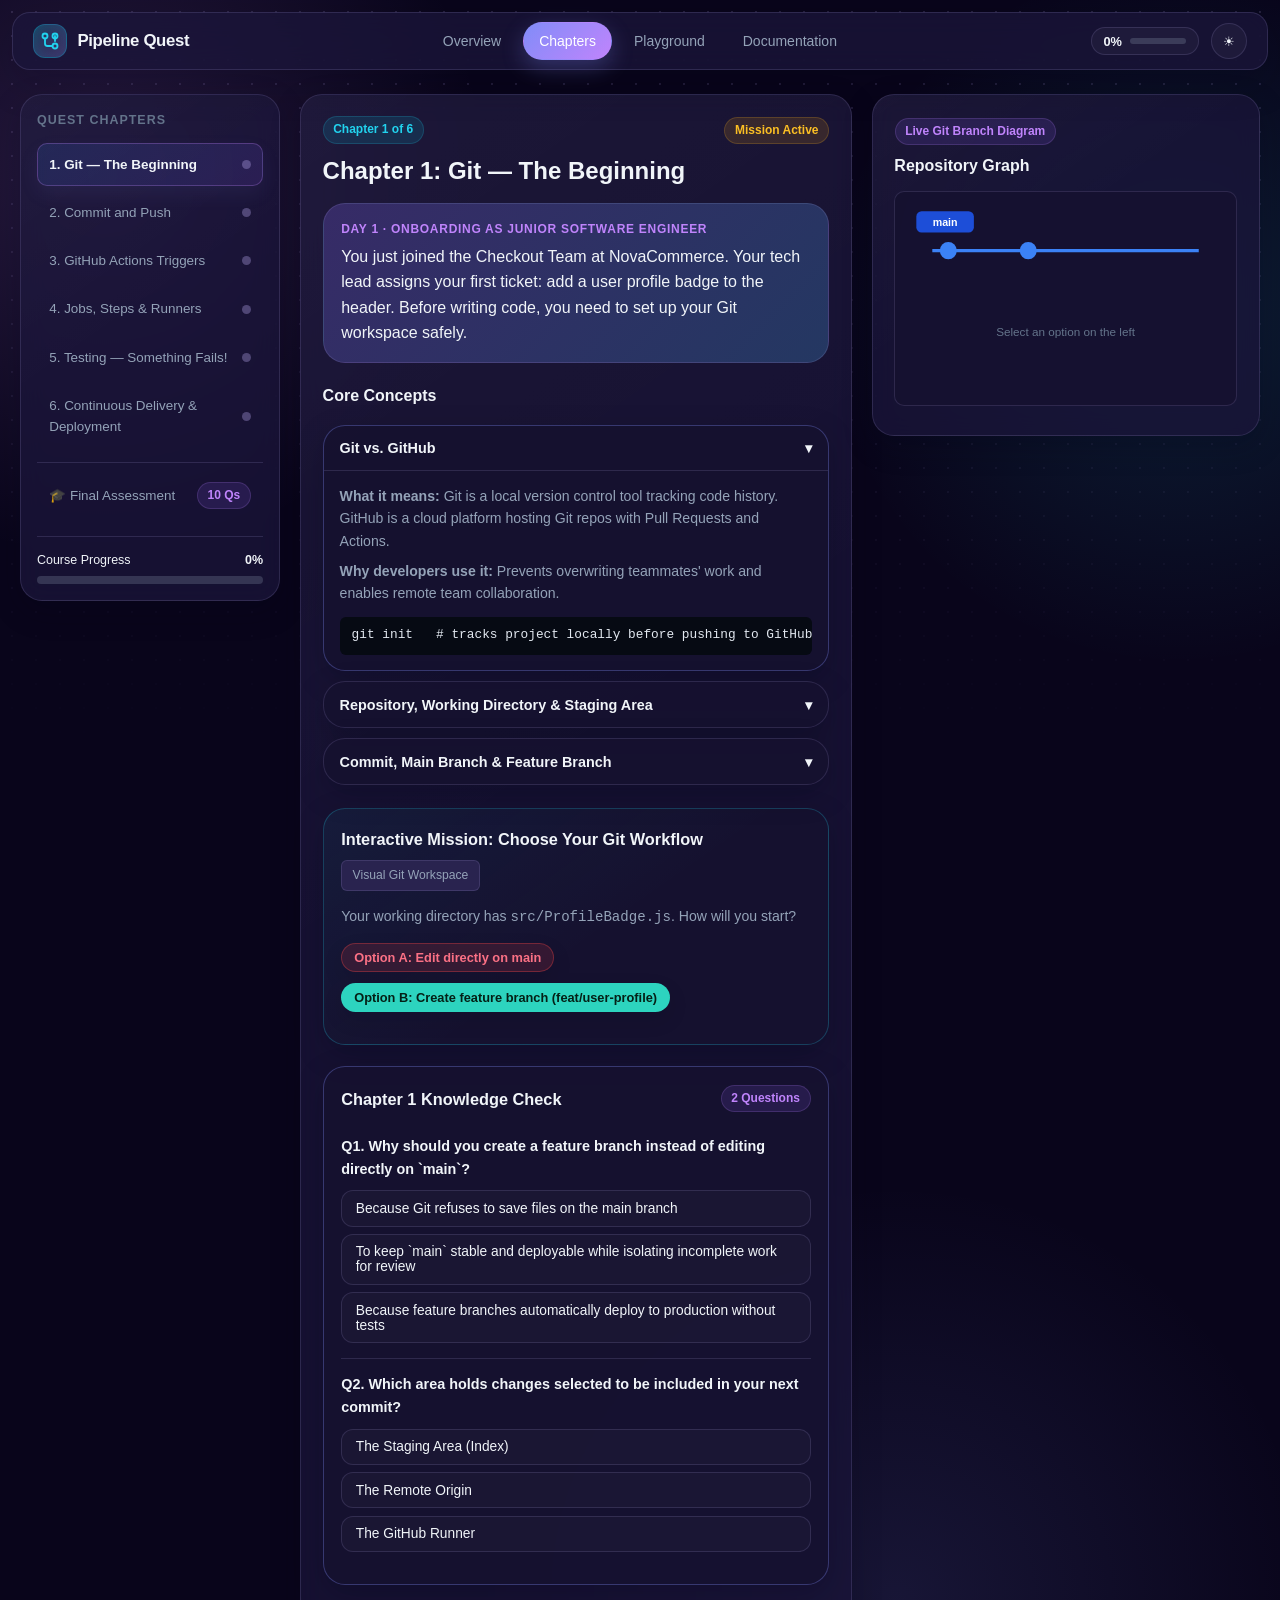
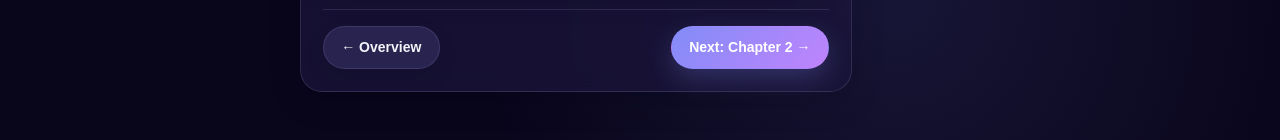
<file: chapters/chapter-1.html>
<!DOCTYPE html>
<html lang="en" data-theme="dark">
<head>
  <meta charset="UTF-8" />
  <meta name="viewport" content="width=device-width, initial-scale=1.0" />
  <title>Chapter 1: Git — The Beginning | Pipeline Quest</title>
  <link rel="stylesheet" href="../assets/styles.css" />
</head>
<body data-base="..">
  <div class="app-bg-grid"></div>
  <div class="app-wrapper">
    <header class="topbar" id="sharedTopbar"></header>

    <main class="container">
      <div class="learn-layout">
        <aside class="card sidebar-card" id="chapterSidebar"></aside>

        <article class="card">
          <div style="display:flex;justify-content:space-between;align-items:center;flex-wrap:wrap;gap:0.5rem;">
            <span class="badge badge-cyan">Chapter 1 of 6</span>
            <span id="chapterStatusBadge" class="badge badge-yellow">Mission Active</span>
          </div>
          <h2 style="margin:0.5rem 0 0.75rem;">Chapter 1: Git — The Beginning</h2>

          <div class="story-banner">
            <div class="story-role">Day 1 · Onboarding as Junior Software Engineer</div>
            <div>You just joined the Checkout Team at NovaCommerce. Your tech lead assigns your first ticket: add a user profile badge to the header. Before writing code, you need to set up your Git workspace safely.</div>
          </div>

          <h3 style="margin:0 0 0.5rem;font-size:1rem;">Core Concepts</h3>
          <div class="concept-accordion">
            <div class="concept-item open">
              <button class="concept-trigger" type="button"><span>Git vs. GitHub</span><span>▾</span></button>
              <div class="concept-body"><div class="concept-grid">
                <div><strong>What it means:</strong> Git is a local version control tool tracking code history. GitHub is a cloud platform hosting Git repos with Pull Requests and Actions.</div>
                <div><strong>Why developers use it:</strong> Prevents overwriting teammates' work and enables remote team collaboration.</div>
                <pre class="concept-code">git init   # tracks project locally before pushing to GitHub</pre>
              </div></div>
            </div>
            <div class="concept-item">
              <button class="concept-trigger" type="button"><span>Repository, Working Directory &amp; Staging Area</span><span>▾</span></button>
              <div class="concept-body"><div class="concept-grid">
                <div><strong>What it means:</strong> A repository stores project history. The working directory holds files you edit; the staging area prepares selected changes for the next commit.</div>
                <div><strong>Why developers use it:</strong> Lets you group clean, related edits together instead of committing half-finished debug code.</div>
                <pre class="concept-code">git add src/ProfileBadge.js</pre>
              </div></div>
            </div>
            <div class="concept-item">
              <button class="concept-trigger" type="button"><span>Commit, Main Branch &amp; Feature Branch</span><span>▾</span></button>
              <div class="concept-body"><div class="concept-grid">
                <div><strong>What it means:</strong> A commit is a permanent snapshot. <code>main</code> holds stable production code; a feature branch isolates one task.</div>
                <div><strong>Why developers use it:</strong> Keeps <code>main</code> always deployable while you build and test.</div>
                <pre class="concept-code">git checkout -b feat/user-profile</pre>
              </div></div>
            </div>
          </div>

          <div class="interactive-box">
            <div class="interactive-header">
              <h3>Interactive Mission: Choose Your Git Workflow</h3>
              <span class="sim-disclaimer">Visual Git Workspace</span>
            </div>
            <p style="font-size:0.88rem;color:var(--text-secondary);margin-top:0;">
              Your working directory has <code>src/ProfileBadge.js</code>. How will you start?
            </p>
            <div style="display:flex;flex-wrap:wrap;gap:0.65rem;margin-bottom:0.85rem;">
              <button class="btn btn-danger btn-sm" id="ch1MainBtn">Option A: Edit directly on main</button>
              <button class="btn btn-success btn-sm" id="ch1BranchBtn">Option B: Create feature branch (feat/user-profile)</button>
            </div>
            <div id="ch1Feedback"></div>
          </div>

          <div class="quiz-card" id="chapterQuizBox"></div>

          <div class="chapter-footer-nav">
            <a class="btn btn-ghost" href="../index.html">← Overview</a>
            <a class="btn btn-primary" href="chapter-2.html">Next: Chapter 2 →</a>
          </div>
        </article>

        <aside class="card right-panel-sticky" id="ch1RightPanel"></aside>
      </div>
    </main>
  </div>

  <script src="../assets/shared.js"></script>
  <script>
    (function () {
      const PQ = window.PipelineQuest;
      const state = PQ.getState();
      PQ.injectTopbarAndModal("chapters");
      PQ.renderChapterSidebar(1);
      PQ.initConceptAccordions();
      PQ.renderChapterQuiz(1);
      if (state.completedChapters.includes(1)) PQ.markChapterComplete(1);

      function renderDiagram(choice) {
        const isBranch = choice === "branch";
        const isMain = choice === "main";
        document.getElementById("ch1RightPanel").innerHTML = `
          <span class="badge badge-purple">Live Git Branch Diagram</span>
          <h3 style="margin:0.5rem 0 0.75rem;font-size:1rem;">Repository Graph</h3>
          <svg viewBox="0 0 320 200" width="100%" style="background:var(--bg-surface);border-radius:10px;border:1px solid var(--border-subtle);">
            <line x1="35" y1="55" x2="285" y2="55" stroke="#3b82f6" stroke-width="3" />
            <circle cx="50" cy="55" r="8" fill="#3b82f6" />
            <circle cx="125" cy="55" r="8" fill="#3b82f6" />
            ${isMain ? `<circle cx="215" cy="55" r="9" fill="#ef4444" /><text x="215" y="34" text-anchor="middle" fill="#ef4444" font-size="10" font-weight="700">Unsafe Commit!</text>` : ""}
            <rect x="20" y="18" width="54" height="20" rx="5" fill="#1d4ed8" />
            <text x="47" y="32" text-anchor="middle" fill="#fff" font-size="10" font-weight="700">main</text>
            ${isBranch ? `
              <path d="M 125 55 C 145 55, 145 130, 175 130 L 270 130" fill="none" stroke="#10b981" stroke-width="3" />
              <circle cx="190" cy="130" r="8" fill="#10b981" />
              <circle cx="255" cy="130" r="8" fill="#10b981" />
              <rect x="165" y="150" width="122" height="22" rx="5" fill="#047857" />
              <text x="226" y="165" text-anchor="middle" fill="#fff" font-size="10" font-weight="700">feat/user-profile</text>
            ` : `<text x="160" y="135" text-anchor="middle" fill="#64748b" font-size="11">Select an option on the left</text>`}
          </svg>
        `;
      }

      function choose(choice) {
        state.ch1Choice = choice;
        const fb = document.getElementById("ch1Feedback");
        if (choice === "main") {
          fb.innerHTML = `<div class="callout danger"><strong>Risky Choice!</strong> Editing directly on <code>main</code> mixes untested work into production-ready code. Create a feature branch instead!</div>`;
        } else {
          PQ.markChapterComplete(1);
          fb.innerHTML = `<div class="callout success"><strong>Great Decision!</strong> <code>git checkout -b feat/user-profile</code> isolates your changes while keeping <code>main</code> clean.</div>`;
        }
        renderDiagram(choice);
        PQ.saveState();
      }

      document.getElementById("ch1MainBtn").addEventListener("click", () => choose("main"));
      document.getElementById("ch1BranchBtn").addEventListener("click", () => choose("branch"));
      if (state.ch1Choice) choose(state.ch1Choice);
      else renderDiagram(null);
    })();
  </script>
</body>
</html>
</file>
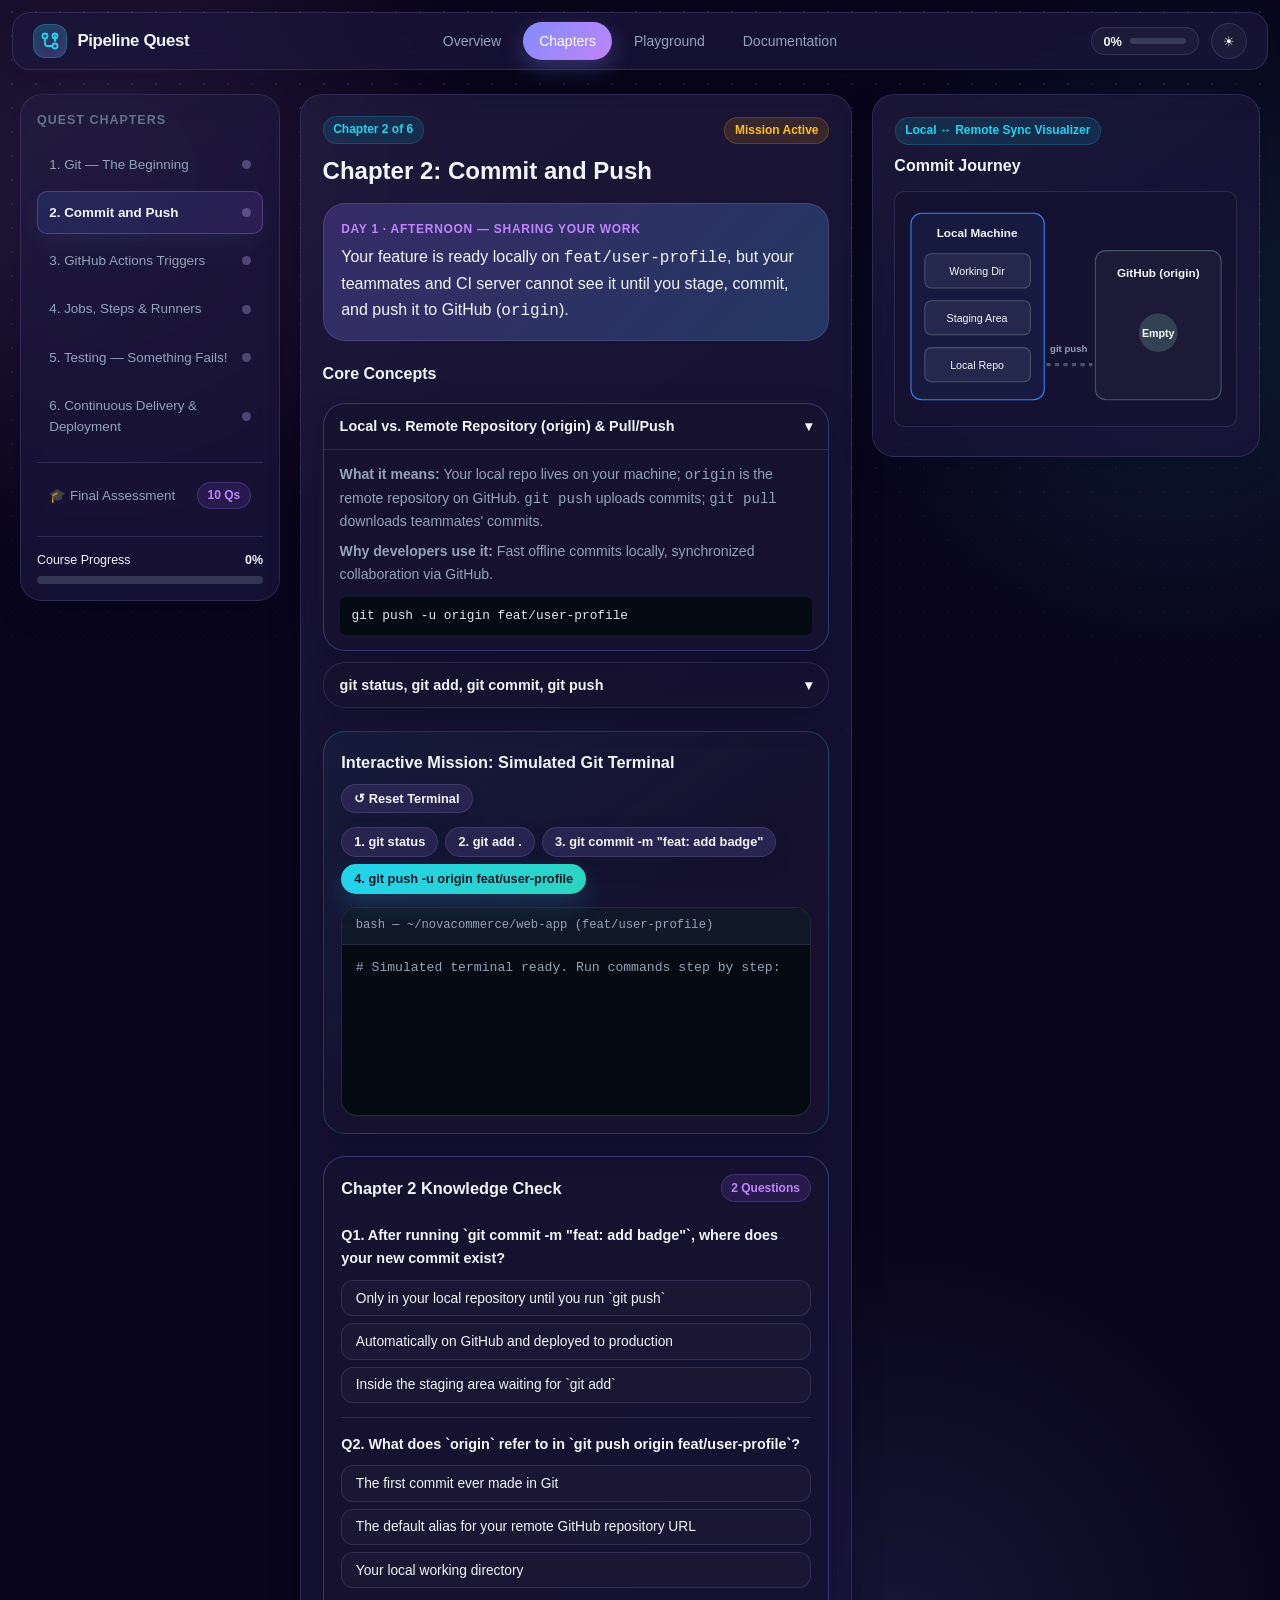
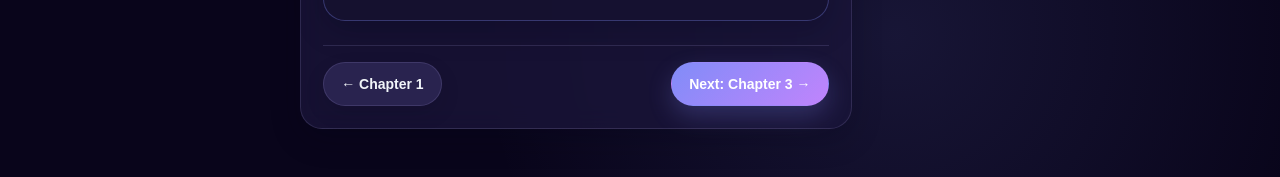
<file: chapters/chapter-2.html>
<!DOCTYPE html>
<html lang="en" data-theme="dark">
<head>
  <meta charset="UTF-8" />
  <meta name="viewport" content="width=device-width, initial-scale=1.0" />
  <title>Chapter 2: Commit and Push | Pipeline Quest</title>
  <link rel="stylesheet" href="../assets/styles.css" />
</head>
<body data-base="..">
  <div class="app-bg-grid"></div>
  <div class="app-wrapper">
    <header class="topbar" id="sharedTopbar"></header>

    <main class="container">
      <div class="learn-layout">
        <aside class="card sidebar-card" id="chapterSidebar"></aside>

        <article class="card">
          <div style="display:flex;justify-content:space-between;align-items:center;flex-wrap:wrap;gap:0.5rem;">
            <span class="badge badge-cyan">Chapter 2 of 6</span>
            <span id="chapterStatusBadge" class="badge badge-yellow">Mission Active</span>
          </div>
          <h2 style="margin:0.5rem 0 0.75rem;">Chapter 2: Commit and Push</h2>

          <div class="story-banner">
            <div class="story-role">Day 1 · Afternoon — Sharing Your Work</div>
            <div>Your feature is ready locally on <code>feat/user-profile</code>, but your teammates and CI server cannot see it until you stage, commit, and push it to GitHub (<code>origin</code>).</div>
          </div>

          <h3 style="margin:0 0 0.5rem;font-size:1rem;">Core Concepts</h3>
          <div class="concept-accordion">
            <div class="concept-item open">
              <button class="concept-trigger" type="button"><span>Local vs. Remote Repository (origin) &amp; Pull/Push</span><span>▾</span></button>
              <div class="concept-body"><div class="concept-grid">
                <div><strong>What it means:</strong> Your local repo lives on your machine; <code>origin</code> is the remote repository on GitHub. <code>git push</code> uploads commits; <code>git pull</code> downloads teammates' commits.</div>
                <div><strong>Why developers use it:</strong> Fast offline commits locally, synchronized collaboration via GitHub.</div>
                <pre class="concept-code">git push -u origin feat/user-profile</pre>
              </div></div>
            </div>
            <div class="concept-item">
              <button class="concept-trigger" type="button"><span>git status, git add, git commit, git push</span><span>▾</span></button>
              <div class="concept-body"><div class="concept-grid">
                <div><strong>What it means:</strong> Inspect changes (<code>status</code>), stage files (<code>add</code>), record a snapshot (<code>commit</code>), and upload to GitHub (<code>push</code>).</div>
                <pre class="concept-code">git status && git add . && git commit -m "feat: add badge" && git push</pre>
              </div></div>
            </div>
          </div>

          <div class="interactive-box">
            <div class="interactive-header">
              <h3>Interactive Mission: Simulated Git Terminal</h3>
              <button class="btn btn-ghost btn-sm" id="ch2ResetBtn">↺ Reset Terminal</button>
            </div>
            <div style="display:flex;flex-wrap:wrap;gap:0.45rem;margin-bottom:0.85rem;">
              <button class="btn btn-ghost btn-sm" id="cmdStatusBtn">1. git status</button>
              <button class="btn btn-ghost btn-sm" id="cmdAddBtn">2. git add .</button>
              <button class="btn btn-ghost btn-sm" id="cmdCommitBtn">3. git commit -m "feat: add badge"</button>
              <button class="btn btn-cyan btn-sm" id="cmdPushBtn">4. git push -u origin feat/user-profile</button>
            </div>
            <div class="terminal-window">
              <div class="terminal-bar"><span>bash — ~/novacommerce/web-app (feat/user-profile)</span></div>
              <div class="terminal-body" id="ch2TermBody"></div>
            </div>
          </div>

          <div class="quiz-card" id="chapterQuizBox"></div>

          <div class="chapter-footer-nav">
            <a class="btn btn-ghost" href="chapter-1.html">← Chapter 1</a>
            <a class="btn btn-primary" href="chapter-3.html">Next: Chapter 3 →</a>
          </div>
        </article>

        <aside class="card right-panel-sticky" id="ch2RightPanel"></aside>
      </div>
    </main>
  </div>

  <script src="../assets/shared.js"></script>
  <script>
    (function () {
      const PQ = window.PipelineQuest;
      const state = PQ.getState();
      PQ.injectTopbarAndModal("chapters");
      PQ.renderChapterSidebar(2);
      PQ.initConceptAccordions();
      PQ.renderChapterQuiz(2);
      if (state.completedChapters.includes(2)) PQ.markChapterComplete(2);

      function renderRight() {
        const s = state.ch2Step;
        document.getElementById("ch2RightPanel").innerHTML = `
          <span class="badge badge-cyan">Local ↔ Remote Sync Visualizer</span>
          <h3 style="margin:0.5rem 0 0.75rem;font-size:1rem;">Commit Journey</h3>
          <svg viewBox="0 0 320 220" width="100%" style="background:var(--bg-surface);border-radius:10px;border:1px solid var(--border-subtle);">
            <rect x="15" y="20" width="125" height="175" rx="10" fill="rgba(59,130,246,0.08)" stroke="#3b82f6" />
            <text x="77" y="42" text-anchor="middle" fill="currentColor" font-size="11" font-weight="700">Local Machine</text>
            <rect x="28" y="58" width="99" height="32" rx="6" fill="${s >= 1 ? "rgba(245,158,11,0.2)" : "rgba(148,163,184,0.1)"}" stroke="${s >= 1 ? "#f59e0b" : "#475569"}" />
            <text x="77" y="78" text-anchor="middle" fill="currentColor" font-size="10">Working Dir</text>
            <rect x="28" y="102" width="99" height="32" rx="6" fill="${s >= 2 ? "rgba(6,182,212,0.2)" : "rgba(148,163,184,0.1)"}" stroke="${s >= 2 ? "#06b6d4" : "#475569"}" />
            <text x="77" y="122" text-anchor="middle" fill="currentColor" font-size="10">Staging Area</text>
            <rect x="28" y="146" width="99" height="32" rx="6" fill="${s >= 3 ? "rgba(16,185,129,0.22)" : "rgba(148,163,184,0.1)"}" stroke="${s >= 3 ? "#10b981" : "#475569"}" />
            <text x="77" y="166" text-anchor="middle" fill="currentColor" font-size="10">Local Repo</text>
            <path d="M 142 162 L 185 162" stroke="${s >= 4 ? "#10b981" : "#475569"}" stroke-width="3" stroke-dasharray="${s >= 4 ? "0" : "4 4"}" />
            <text x="163" y="150" text-anchor="middle" fill="${s >= 4 ? "#10b981" : "#94a3b8"}" font-size="9" font-weight="700">git push</text>
            <rect x="188" y="55" width="118" height="140" rx="10" fill="${s >= 4 ? "rgba(16,185,129,0.12)" : "rgba(148,163,184,0.06)"}" stroke="${s >= 4 ? "#10b981" : "#475569"}" />
            <text x="247" y="80" text-anchor="middle" fill="currentColor" font-size="11" font-weight="700">GitHub (origin)</text>
            <circle cx="247" cy="132" r="18" fill="${s >= 4 ? "#10b981" : "#334155"}" />
            <text x="247" y="136" text-anchor="middle" fill="#fff" font-size="10" font-weight="700">${s >= 4 ? "Synced" : "Empty"}</text>
          </svg>
        `;
      }

      const termBody = document.getElementById("ch2TermBody");
      function renderHistory() {
        const lines = ['<span class="log-line-muted"># Simulated terminal ready. Run commands step by step:</span>'];
        if (state.ch2Step >= 1) lines.push('<span class="log-line-cmd">$ git status</span>\n<span class="log-line-warn">Untracked: src/ProfileBadge.js</span>');
        if (state.ch2Step >= 2) lines.push('<span class="log-line-cmd">$ git add .</span>\n<span class="log-line-ok">✓ Staged src/ProfileBadge.js</span>');
        if (state.ch2Step >= 3) lines.push('<span class="log-line-cmd">$ git commit -m "feat: add badge"</span>\n<span class="log-line-ok">[feat/user-profile a8f3c21] feat: add badge</span>');
        if (state.ch2Step >= 4) lines.push('<span class="log-line-cmd">$ git push -u origin feat/user-profile</span>\n<span class="log-line-ok">* [new branch] feat/user-profile -> origin/feat/user-profile</span>');
        termBody.innerHTML = lines.join("\n");
        termBody.scrollTop = termBody.scrollHeight;
        renderRight();
      }

      function step(target, prevReq, msg) {
        if (state.ch2Step < prevReq) {
          termBody.innerHTML += `\n<span class="log-line-err">${msg}</span>`;
          return;
        }
        if (state.ch2Step < target) state.ch2Step = target;
        if (state.ch2Step === 4) PQ.markChapterComplete(2);
        PQ.saveState();
        renderHistory();
      }

      document.getElementById("cmdStatusBtn").addEventListener("click", () => step(1, 0, ""));
      document.getElementById("cmdAddBtn").addEventListener("click", () => step(2, 1, "Run git status first."));
      document.getElementById("cmdCommitBtn").addEventListener("click", () => step(3, 2, "Run git add . before committing."));
      document.getElementById("cmdPushBtn").addEventListener("click", () => step(4, 3, "Run git commit before pushing."));
      document.getElementById("ch2ResetBtn").addEventListener("click", () => {
        state.ch2Step = 0;
        PQ.saveState();
        renderHistory();
      });

      renderHistory();
    })();
  </script>
</body>
</html>
</file>
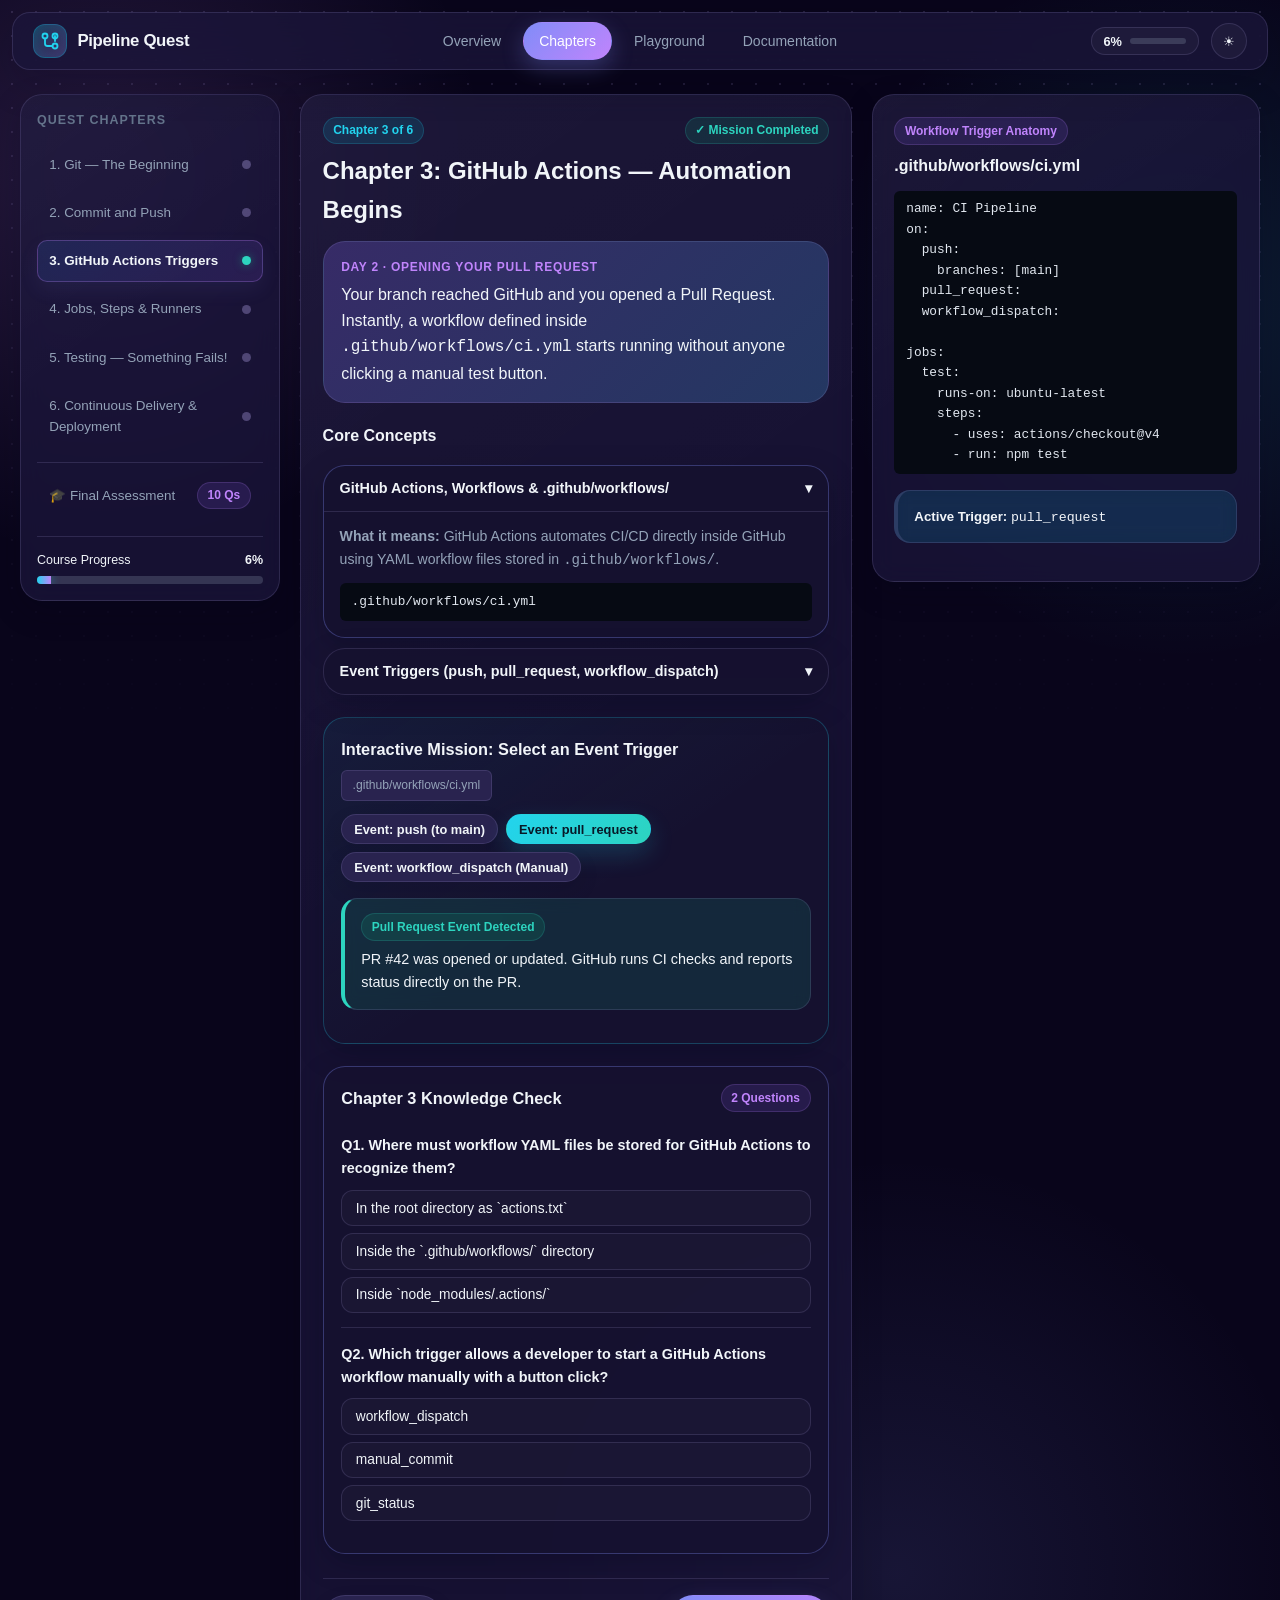
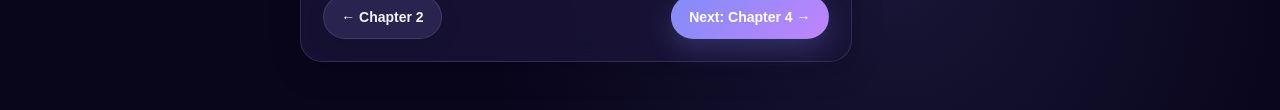
<file: chapters/chapter-3.html>
<!DOCTYPE html>
<html lang="en" data-theme="dark">
<head>
  <meta charset="UTF-8" />
  <meta name="viewport" content="width=device-width, initial-scale=1.0" />
  <title>Chapter 3: GitHub Actions — Automation Begins | Pipeline Quest</title>
  <link rel="stylesheet" href="../assets/styles.css" />
</head>
<body data-base="..">
  <div class="app-bg-grid"></div>
  <div class="app-wrapper">
    <header class="topbar" id="sharedTopbar"></header>

    <main class="container">
      <div class="learn-layout">
        <aside class="card sidebar-card" id="chapterSidebar"></aside>

        <article class="card">
          <div style="display:flex;justify-content:space-between;align-items:center;flex-wrap:wrap;gap:0.5rem;">
            <span class="badge badge-cyan">Chapter 3 of 6</span>
            <span id="chapterStatusBadge" class="badge badge-yellow">Mission Active</span>
          </div>
          <h2 style="margin:0.5rem 0 0.75rem;">Chapter 3: GitHub Actions — Automation Begins</h2>

          <div class="story-banner">
            <div class="story-role">Day 2 · Opening Your Pull Request</div>
            <div>Your branch reached GitHub and you opened a Pull Request. Instantly, a workflow defined inside <code>.github/workflows/ci.yml</code> starts running without anyone clicking a manual test button.</div>
          </div>

          <h3 style="margin:0 0 0.5rem;font-size:1rem;">Core Concepts</h3>
          <div class="concept-accordion">
            <div class="concept-item open">
              <button class="concept-trigger" type="button"><span>GitHub Actions, Workflows &amp; .github/workflows/</span><span>▾</span></button>
              <div class="concept-body"><div class="concept-grid">
                <div><strong>What it means:</strong> GitHub Actions automates CI/CD directly inside GitHub using YAML workflow files stored in <code>.github/workflows/</code>.</div>
                <pre class="concept-code">.github/workflows/ci.yml</pre>
              </div></div>
            </div>
            <div class="concept-item">
              <button class="concept-trigger" type="button"><span>Event Triggers (push, pull_request, workflow_dispatch)</span><span>▾</span></button>
              <div class="concept-body"><div class="concept-grid">
                <div><strong>What it means:</strong> The <code>on:</code> key defines what starts a workflow: pushing commits, opening/updating a Pull Request, or clicking Run manually.</div>
                <pre class="concept-code">on:
  push:
    branches: [main]
  pull_request:
  workflow_dispatch:</pre>
              </div></div>
            </div>
          </div>

          <div class="interactive-box">
            <div class="interactive-header">
              <h3>Interactive Mission: Select an Event Trigger</h3>
              <span class="sim-disclaimer">.github/workflows/ci.yml</span>
            </div>
            <div style="display:flex;flex-wrap:wrap;gap:0.5rem;margin-bottom:0.9rem;">
              <button class="btn btn-sm btn-ghost" data-trig="push">Event: push (to main)</button>
              <button class="btn btn-sm btn-ghost" data-trig="pull_request">Event: pull_request</button>
              <button class="btn btn-sm btn-ghost" data-trig="workflow_dispatch">Event: workflow_dispatch (Manual)</button>
            </div>
            <div id="ch3TriggerResult"></div>
          </div>

          <div class="quiz-card" id="chapterQuizBox"></div>

          <div class="chapter-footer-nav">
            <a class="btn btn-ghost" href="chapter-2.html">← Chapter 2</a>
            <a class="btn btn-primary" href="chapter-4.html">Next: Chapter 4 →</a>
          </div>
        </article>

        <aside class="card right-panel-sticky" id="ch3RightPanel"></aside>
      </div>
    </main>
  </div>

  <script src="../assets/shared.js"></script>
  <script>
    (function () {
      const PQ = window.PipelineQuest;
      const state = PQ.getState();
      PQ.injectTopbarAndModal("chapters");
      PQ.renderChapterSidebar(3);
      PQ.initConceptAccordions();
      PQ.renderChapterQuiz(3);
      if (state.completedChapters.includes(3)) PQ.markChapterComplete(3);

      const map = {
        push: ["Push Event Detected", "Commits landed on `main`. GitHub matches `on.push.branches: [main]` and runs post-merge checks/deployment."],
        pull_request: ["Pull Request Event Detected", "PR #42 was opened or updated. GitHub runs CI checks and reports status directly on the PR."],
        workflow_dispatch: ["Manual Dispatch Triggered", "An engineer clicked 'Run workflow' in GitHub Actions for an on-demand run."]
      };

      function selectTrigger(trig) {
        state.ch3Trigger = trig;
        PQ.markChapterComplete(3);
        const [title, desc] = map[trig];
        document.getElementById("ch3TriggerResult").innerHTML = `
          <div class="callout success"><span class="badge badge-green">${title}</span><p style="margin:0.45rem 0 0;">${desc}</p></div>
        `;
        document.querySelectorAll("[data-trig]").forEach((b) => {
          b.className = `btn btn-sm ${b.dataset.trig === trig ? "btn-cyan" : "btn-ghost"}`;
        });
        document.getElementById("ch3RightPanel").innerHTML = `
          <span class="badge badge-purple">Workflow Trigger Anatomy</span>
          <h3 style="margin:0.5rem 0 0.75rem;font-size:1rem;">.github/workflows/ci.yml</h3>
          <pre class="concept-code">name: CI Pipeline
on:
  push:
    branches: [main]
  pull_request:
  workflow_dispatch:

jobs:
  test:
    runs-on: ubuntu-latest
    steps:
      - uses: actions/checkout@v4
      - run: npm test</pre>
          <div class="callout" style="font-size:0.83rem;"><strong>Active Trigger:</strong> <code>${trig}</code></div>
        `;
        PQ.saveState();
      }

      document.querySelectorAll("[data-trig]").forEach((b) => b.addEventListener("click", () => selectTrigger(b.dataset.trig)));
      selectTrigger(state.ch3Trigger || "pull_request");
    })();
  </script>
</body>
</html>
</file>
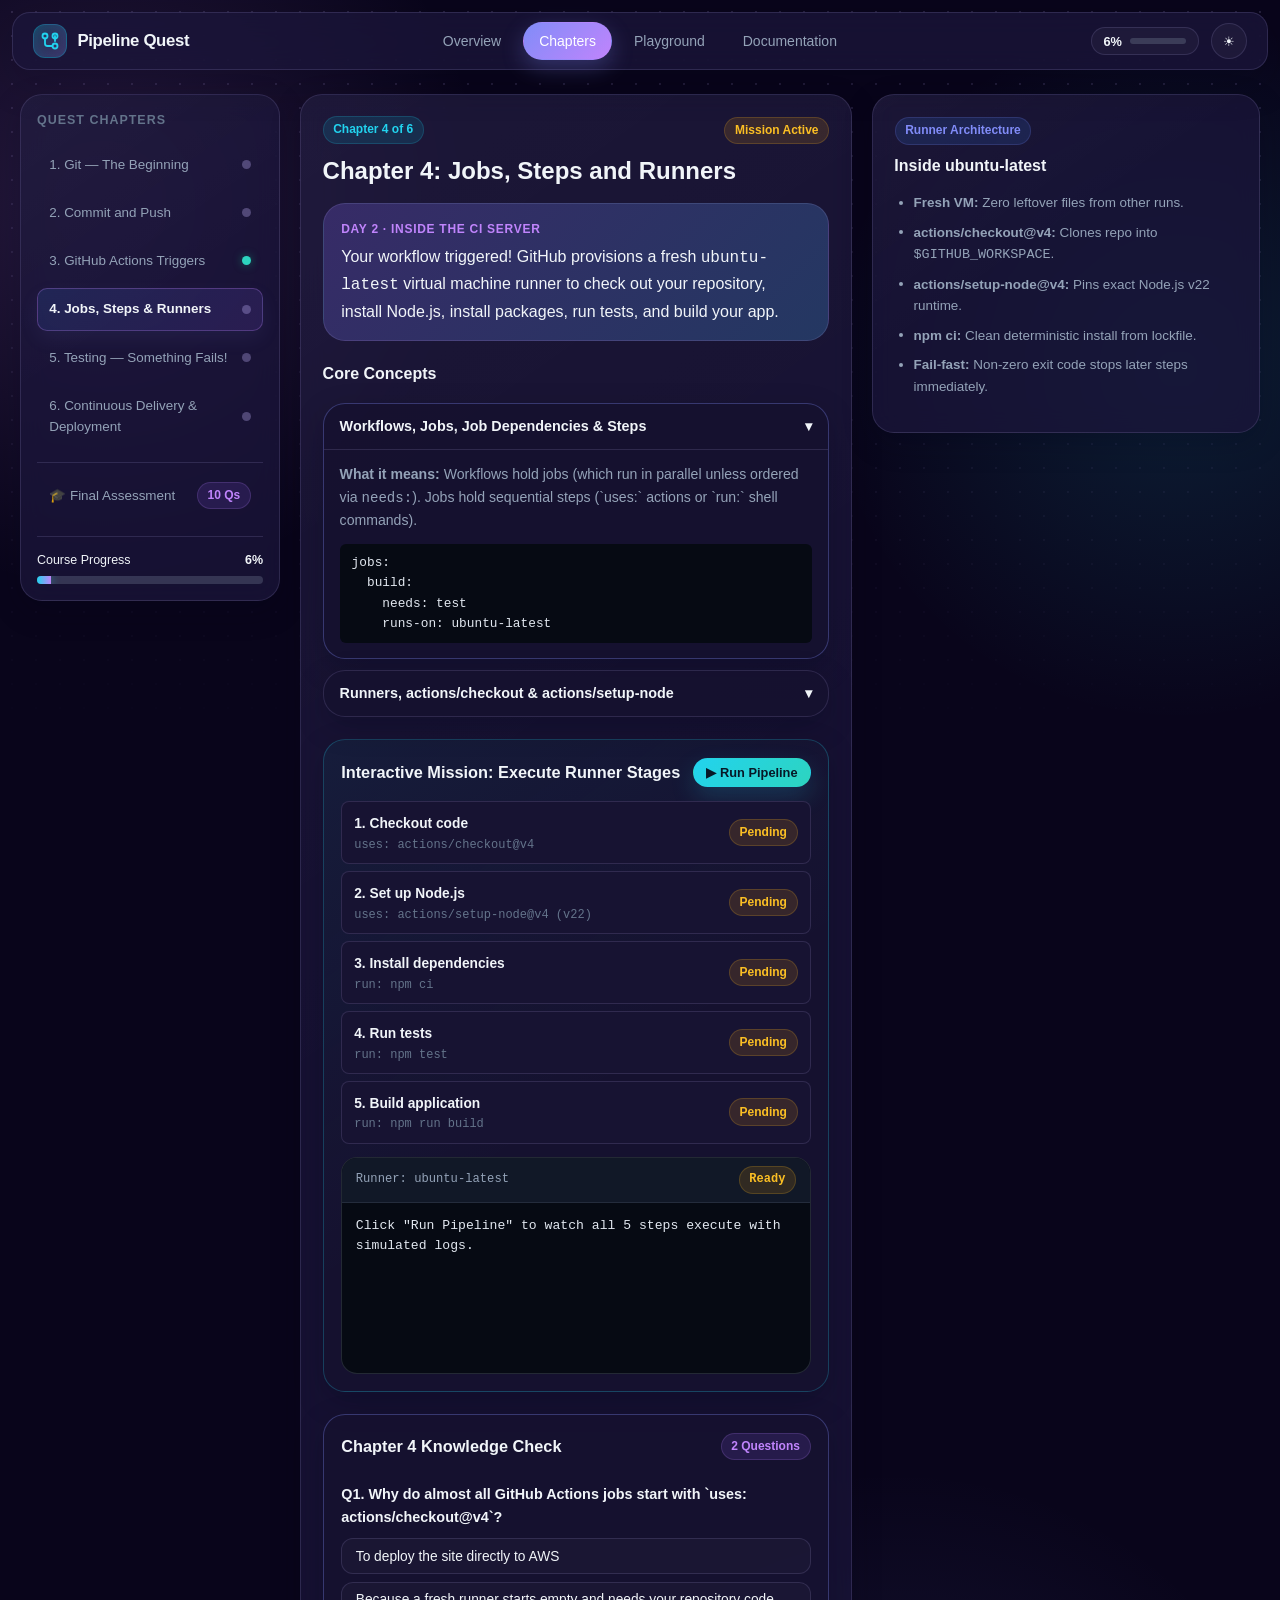
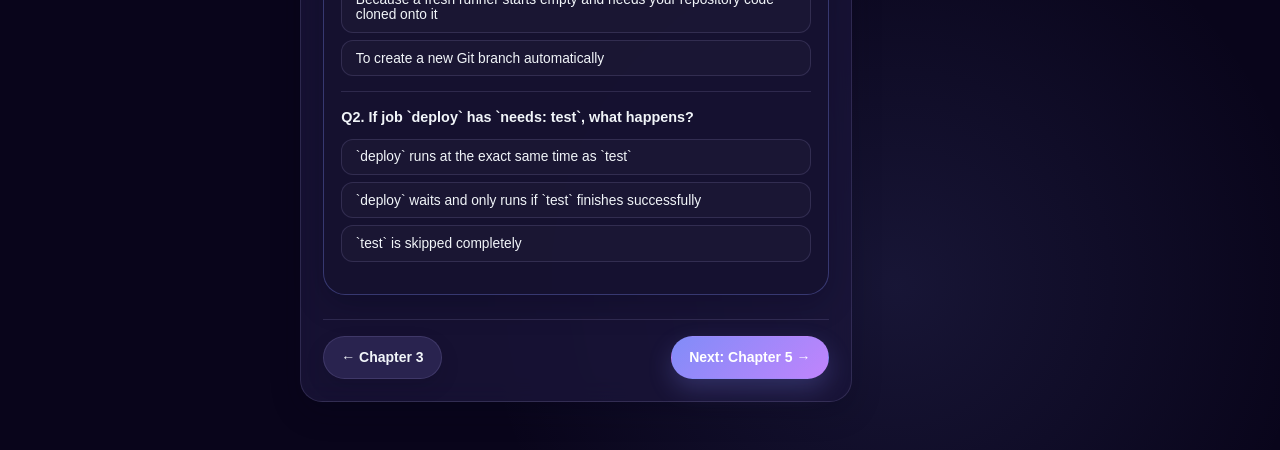
<file: chapters/chapter-4.html>
<!DOCTYPE html>
<html lang="en" data-theme="dark">
<head>
  <meta charset="UTF-8" />
  <meta name="viewport" content="width=device-width, initial-scale=1.0" />
  <title>Chapter 4: Jobs, Steps and Runners | Pipeline Quest</title>
  <link rel="stylesheet" href="../assets/styles.css" />
</head>
<body data-base="..">
  <div class="app-bg-grid"></div>
  <div class="app-wrapper">
    <header class="topbar" id="sharedTopbar"></header>

    <main class="container">
      <div class="learn-layout">
        <aside class="card sidebar-card" id="chapterSidebar"></aside>

        <article class="card">
          <div style="display:flex;justify-content:space-between;align-items:center;flex-wrap:wrap;gap:0.5rem;">
            <span class="badge badge-cyan">Chapter 4 of 6</span>
            <span id="chapterStatusBadge" class="badge badge-yellow">Mission Active</span>
          </div>
          <h2 style="margin:0.5rem 0 0.75rem;">Chapter 4: Jobs, Steps and Runners</h2>

          <div class="story-banner">
            <div class="story-role">Day 2 · Inside the CI Server</div>
            <div>Your workflow triggered! GitHub provisions a fresh <code>ubuntu-latest</code> virtual machine runner to check out your repository, install Node.js, install packages, run tests, and build your app.</div>
          </div>

          <h3 style="margin:0 0 0.5rem;font-size:1rem;">Core Concepts</h3>
          <div class="concept-accordion">
            <div class="concept-item open">
              <button class="concept-trigger" type="button"><span>Workflows, Jobs, Job Dependencies &amp; Steps</span><span>▾</span></button>
              <div class="concept-body"><div class="concept-grid">
                <div><strong>What it means:</strong> Workflows hold jobs (which run in parallel unless ordered via <code>needs:</code>). Jobs hold sequential steps (`uses:` actions or `run:` shell commands).</div>
                <pre class="concept-code">jobs:
  build:
    needs: test
    runs-on: ubuntu-latest</pre>
              </div></div>
            </div>
            <div class="concept-item">
              <button class="concept-trigger" type="button"><span>Runners, actions/checkout &amp; actions/setup-node</span><span>▾</span></button>
              <div class="concept-body"><div class="concept-grid">
                <div><strong>What it means:</strong> GitHub-hosted runners start completely empty. <code>actions/checkout@v4</code> clones your code; <code>actions/setup-node@v4</code> installs Node.js.</div>
                <pre class="concept-code">- uses: actions/checkout@v4
- uses: actions/setup-node@v4
  with:
    node-version: 22</pre>
              </div></div>
            </div>
          </div>

          <div class="interactive-box">
            <div class="interactive-header">
              <h3>Interactive Mission: Execute Runner Stages</h3>
              <button class="btn btn-cyan btn-sm" id="ch4RunBtn">▶ Run Pipeline</button>
            </div>
            <div id="ch4StageList" style="display:grid;gap:0.45rem;margin-bottom:0.85rem;"></div>
            <div class="terminal-window">
              <div class="terminal-bar"><span>Runner: ubuntu-latest</span><span id="ch4StatusBadge" class="badge badge-yellow">Ready</span></div>
              <div class="terminal-body" id="ch4LogBody">Click "Run Pipeline" to watch all 5 steps execute with simulated logs.</div>
            </div>
          </div>

          <div class="quiz-card" id="chapterQuizBox"></div>

          <div class="chapter-footer-nav">
            <a class="btn btn-ghost" href="chapter-3.html">← Chapter 3</a>
            <a class="btn btn-primary" href="chapter-5.html">Next: Chapter 5 →</a>
          </div>
        </article>

        <aside class="card right-panel-sticky">
          <span class="badge badge-blue">Runner Architecture</span>
          <h3 style="margin:0.5rem 0 0.75rem;font-size:1rem;">Inside ubuntu-latest</h3>
          <ul style="font-size:0.84rem;color:var(--text-secondary);padding-left:1.2rem;display:grid;gap:0.5rem;">
            <li><strong>Fresh VM:</strong> Zero leftover files from other runs.</li>
            <li><strong>actions/checkout@v4:</strong> Clones repo into <code>$GITHUB_WORKSPACE</code>.</li>
            <li><strong>actions/setup-node@v4:</strong> Pins exact Node.js v22 runtime.</li>
            <li><strong>npm ci:</strong> Clean deterministic install from lockfile.</li>
            <li><strong>Fail-fast:</strong> Non-zero exit code stops later steps immediately.</li>
          </ul>
        </aside>
      </div>
    </main>
  </div>

  <script src="../assets/shared.js"></script>
  <script>
    (function () {
      const PQ = window.PipelineQuest;
      const state = PQ.getState();
      PQ.injectTopbarAndModal("chapters");
      PQ.renderChapterSidebar(4);
      PQ.initConceptAccordions();
      PQ.renderChapterQuiz(4);
      if (state.completedChapters.includes(4)) PQ.markChapterComplete(4);

      const stages = [
        { name: "1. Checkout code", cmd: "uses: actions/checkout@v4", log: "Cloned novacommerce/web-app@a8f3c21 into runner workspace." },
        { name: "2. Set up Node.js", cmd: "uses: actions/setup-node@v4 (v22)", log: "Node.js v22.11.0 & npm v10.9.0 added to PATH." },
        { name: "3. Install dependencies", cmd: "run: npm ci", log: "Installed 412 locked packages in 4.2s." },
        { name: "4. Run tests", cmd: "run: npm test", log: "PASS src/ProfileBadge.test.js (12 tests passed)" },
        { name: "5. Build application", cmd: "run: npm run build", log: "vite build complete -> dist/assets/index.js (48.2 kB)" }
      ];

      function renderStages(activeIdx, doneCount) {
        document.getElementById("ch4StageList").innerHTML = stages.map((st, idx) => {
          let badge = '<span class="badge badge-yellow">Pending</span>';
          if (idx < doneCount) badge = '<span class="badge badge-green">✓ Done</span>';
          else if (idx === activeIdx) badge = '<span class="badge badge-cyan">⟳ Running</span>';
          return `<div style="display:flex;justify-content:space-between;align-items:center;padding:0.5rem 0.75rem;border:1px solid var(--border-subtle);border-radius:8px;background:var(--bg-card-solid);">
            <div><strong style="font-size:0.86rem;">${st.name}</strong><div style="font-size:0.75rem;font-family:var(--font-mono);color:var(--text-muted);">${st.cmd}</div></div>${badge}</div>`;
        }).join("");
      }

      renderStages(-1, state.interactiveDone[4] ? 5 : 0);

      let timer = null;
      document.getElementById("ch4RunBtn").addEventListener("click", () => {
        clearInterval(timer);
        const logBody = document.getElementById("ch4LogBody");
        const badge = document.getElementById("ch4StatusBadge");
        badge.className = "badge badge-cyan";
        badge.textContent = "Running";
        logBody.innerHTML = '<span class="log-line-muted">[runner] Provisioned ubuntu-latest VM...</span>\n';
        let idx = 0;
        renderStages(0, 0);
        timer = setInterval(() => {
          const st = stages[idx];
          logBody.innerHTML += `\n<span class="log-line-cmd">##[group] ${st.name}</span>\n<span class="log-line-ok">${st.log}</span>\n`;
          logBody.scrollTop = logBody.scrollHeight;
          idx++;
          if (idx >= stages.length) {
            clearInterval(timer);
            renderStages(-1, 5);
            badge.className = "badge badge-green";
            badge.textContent = "Succeeded";
            PQ.markChapterComplete(4);
          } else {
            renderStages(idx, idx);
          }
        }, 620);
      });
    })();
  </script>
</body>
</html>
</file>
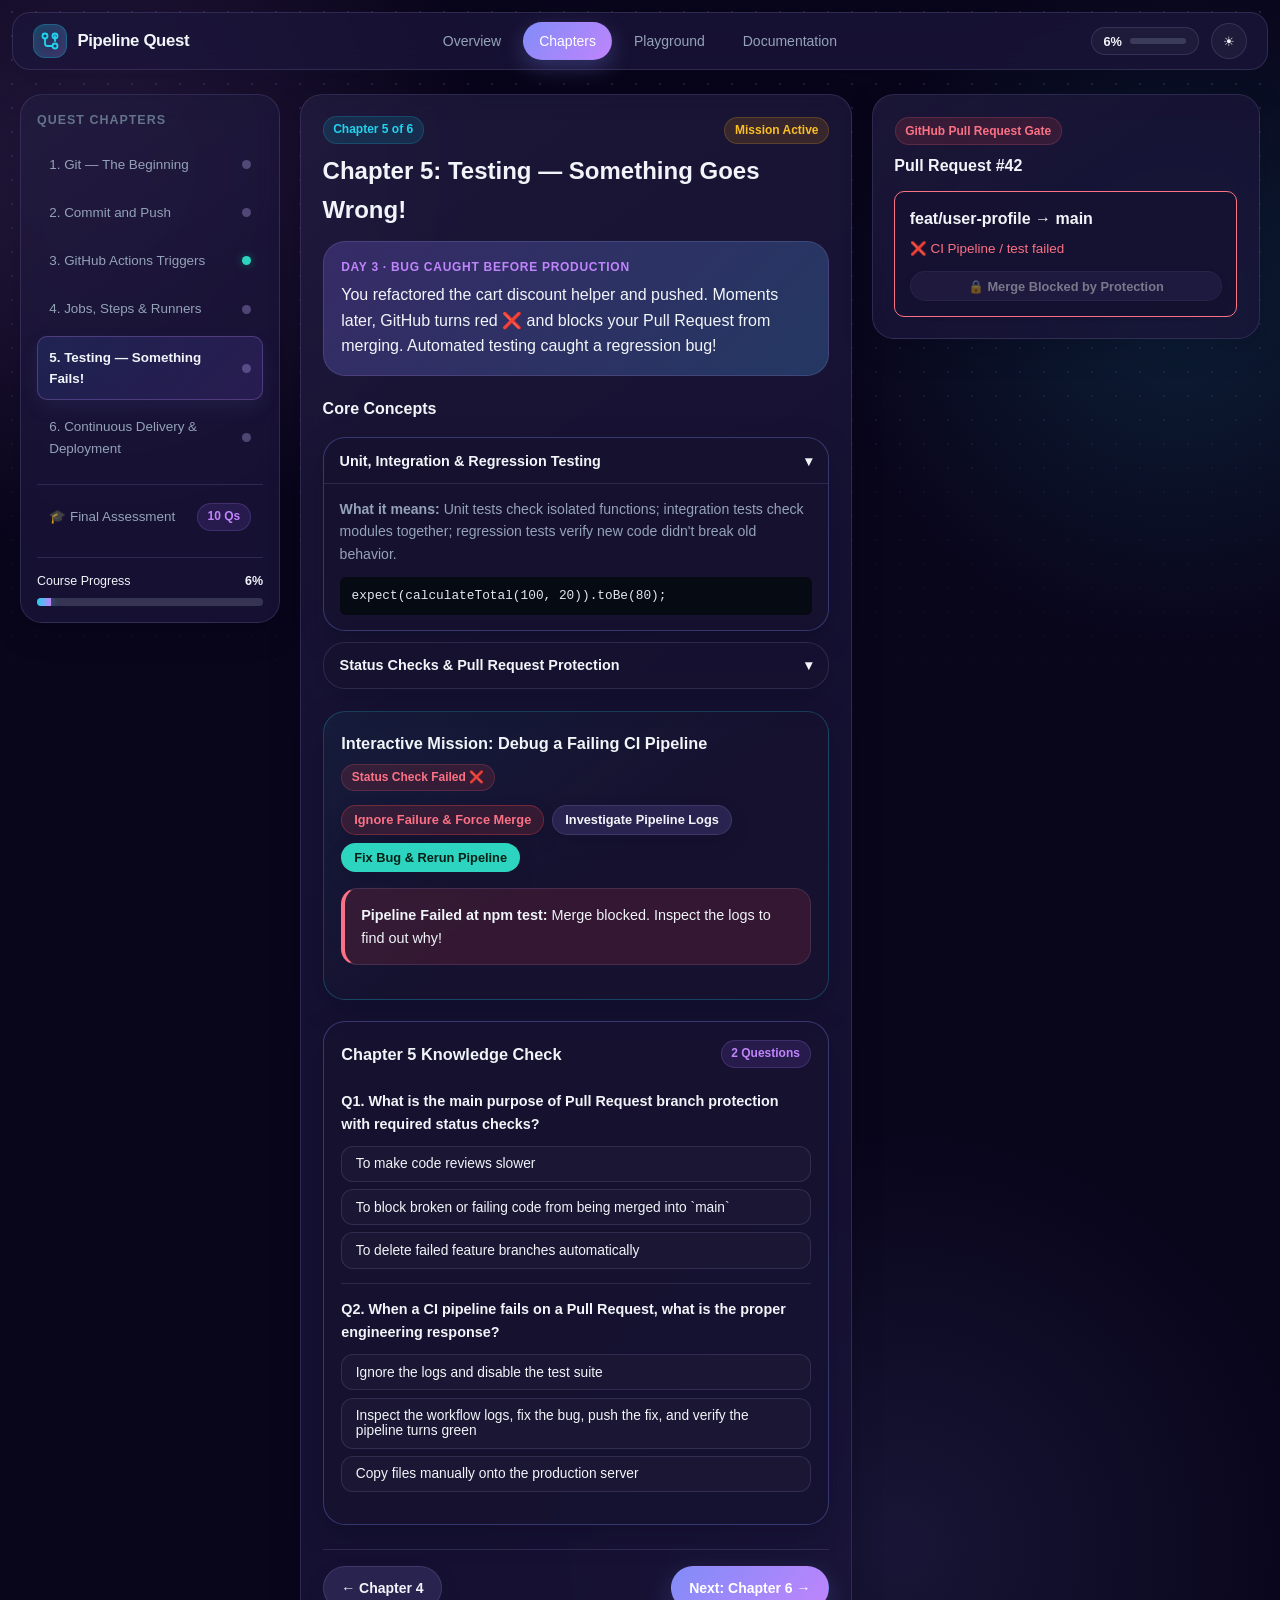
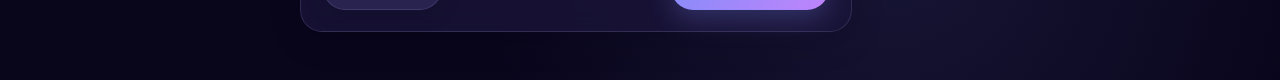
<file: chapters/chapter-5.html>
<!DOCTYPE html>
<html lang="en" data-theme="dark">
<head>
  <meta charset="UTF-8" />
  <meta name="viewport" content="width=device-width, initial-scale=1.0" />
  <title>Chapter 5: Testing — Something Goes Wrong! | Pipeline Quest</title>
  <link rel="stylesheet" href="../assets/styles.css" />
</head>
<body data-base="..">
  <div class="app-bg-grid"></div>
  <div class="app-wrapper">
    <header class="topbar" id="sharedTopbar"></header>

    <main class="container">
      <div class="learn-layout">
        <aside class="card sidebar-card" id="chapterSidebar"></aside>

        <article class="card">
          <div style="display:flex;justify-content:space-between;align-items:center;flex-wrap:wrap;gap:0.5rem;">
            <span class="badge badge-cyan">Chapter 5 of 6</span>
            <span id="chapterStatusBadge" class="badge badge-yellow">Mission Active</span>
          </div>
          <h2 style="margin:0.5rem 0 0.75rem;">Chapter 5: Testing — Something Goes Wrong!</h2>

          <div class="story-banner">
            <div class="story-role">Day 3 · Bug Caught Before Production</div>
            <div>You refactored the cart discount helper and pushed. Moments later, GitHub turns red ❌ and blocks your Pull Request from merging. Automated testing caught a regression bug!</div>
          </div>

          <h3 style="margin:0 0 0.5rem;font-size:1rem;">Core Concepts</h3>
          <div class="concept-accordion">
            <div class="concept-item open">
              <button class="concept-trigger" type="button"><span>Unit, Integration &amp; Regression Testing</span><span>▾</span></button>
              <div class="concept-body"><div class="concept-grid">
                <div><strong>What it means:</strong> Unit tests check isolated functions; integration tests check modules together; regression tests verify new code didn't break old behavior.</div>
                <pre class="concept-code">expect(calculateTotal(100, 20)).toBe(80);</pre>
              </div></div>
            </div>
            <div class="concept-item">
              <button class="concept-trigger" type="button"><span>Status Checks &amp; Pull Request Protection</span><span>▾</span></button>
              <div class="concept-body"><div class="concept-grid">
                <div><strong>What it means:</strong> Branch protection rules require CI status checks to pass green before allowing a PR merge into <code>main</code>.</div>
              </div></div>
            </div>
          </div>

          <div class="interactive-box">
            <div class="interactive-header">
              <h3>Interactive Mission: Debug a Failing CI Pipeline</h3>
              <span class="badge badge-red" id="ch5TopBadge">Status Check Failed ❌</span>
            </div>
            <div style="display:flex;flex-wrap:wrap;gap:0.5rem;margin-bottom:0.85rem;">
              <button class="btn btn-danger btn-sm" id="ch5IgnoreBtn">Ignore Failure &amp; Force Merge</button>
              <button class="btn btn-ghost btn-sm" id="ch5LogsBtn">Investigate Pipeline Logs</button>
              <button class="btn btn-success btn-sm" id="ch5FixBtn">Fix Bug &amp; Rerun Pipeline</button>
            </div>
            <div id="ch5ActionArea"></div>
          </div>

          <div class="quiz-card" id="chapterQuizBox"></div>

          <div class="chapter-footer-nav">
            <a class="btn btn-ghost" href="chapter-4.html">← Chapter 4</a>
            <a class="btn btn-primary" href="chapter-6.html">Next: Chapter 6 →</a>
          </div>
        </article>

        <aside class="card right-panel-sticky" id="ch5RightPanel"></aside>
      </div>
    </main>
  </div>

  <script src="../assets/shared.js"></script>
  <script>
    (function () {
      const PQ = window.PipelineQuest;
      const state = PQ.getState();
      PQ.injectTopbarAndModal("chapters");
      PQ.renderChapterSidebar(5);
      PQ.initConceptAccordions();
      PQ.renderChapterQuiz(5);
      if (state.completedChapters.includes(5)) PQ.markChapterComplete(5);

      function render() {
        const area = document.getElementById("ch5ActionArea");
        const topBadge = document.getElementById("ch5TopBadge");
        const isFixed = state.ch5Stage === "fixed";

        topBadge.className = `badge ${isFixed ? "badge-green" : "badge-red"}`;
        topBadge.textContent = isFixed ? "PR Checks Passed ✓" : "Status Check Failed ❌";

        if (state.ch5Stage === "initial") {
          area.innerHTML = `<div class="callout danger"><strong>Pipeline Failed at npm test:</strong> Merge blocked. Inspect the logs to find out why!</div>`;
        } else if (state.ch5Stage === "ignored") {
          area.innerHTML = `<div class="callout danger"><strong>Blocked by Branch Protection!</strong> Required status checks prevent unsafe code from merging into <code>main</code>.</div>`;
        } else if (state.ch5Stage === "investigated") {
          area.innerHTML = `
            <div class="terminal-window">
              <div class="terminal-bar"><span>Failed Step: npm test</span><span class="badge badge-red">Exit Code 1</span></div>
              <div class="terminal-body"><span class="log-line-err">FAIL src/cartDiscount.test.js
  ✕ calculates 20% discount on $100 subtotal
    Expected: 80 | Received: 20</span></div>
            </div>
            <div class="callout" style="margin-top:0.75rem;">You found the bug! Click <strong>Fix Bug &amp; Rerun Pipeline</strong>.</div>`;
        } else if (isFixed) {
          area.innerHTML = `
            <div class="terminal-window">
              <div class="terminal-bar"><span>Rerun #2: npm test</span><span class="badge badge-green">Exit Code 0</span></div>
              <div class="terminal-body"><span class="log-line-ok">PASS src/cartDiscount.test.js (6/6 suites passed)
All status checks green. PR #42 unlocked!</span></div>
            </div>`;
        }

        document.getElementById("ch5RightPanel").innerHTML = `
          <span class="badge ${isFixed ? "badge-green" : "badge-red"}">GitHub Pull Request Gate</span>
          <h3 style="margin:0.5rem 0 0.75rem;font-size:1rem;">Pull Request #42</h3>
          <div style="border:1px solid ${isFixed ? "var(--accent-green)" : "var(--accent-red)"};border-radius:10px;padding:0.9rem;background:var(--bg-surface);">
            <div style="font-weight:700;margin-bottom:0.4rem;">feat/user-profile → main</div>
            <div style="font-size:0.84rem;margin-bottom:0.75rem;color:${isFixed ? "var(--accent-green)" : "var(--accent-red)"};">
              ${isFixed ? "✅ All checks passed" : "❌ CI Pipeline / test failed"}
            </div>
            <button class="btn btn-sm ${isFixed ? "btn-success" : "btn-ghost"}" style="width:100%;" ${isFixed ? "" : "disabled"}>
              ${isFixed ? "Merge Pull Request (Unlocked)" : "🔒 Merge Blocked by Protection"}
            </button>
          </div>
        `;
      }

      document.getElementById("ch5IgnoreBtn").addEventListener("click", () => { state.ch5Stage = "ignored"; PQ.saveState(); render(); });
      document.getElementById("ch5LogsBtn").addEventListener("click", () => { state.ch5Stage = "investigated"; PQ.saveState(); render(); });
      document.getElementById("ch5FixBtn").addEventListener("click", () => {
        if (state.ch5Stage !== "investigated" && state.ch5Stage !== "fixed") {
          document.getElementById("ch5ActionArea").innerHTML = `<div class="callout warning">Inspect the pipeline logs first so you know which bug to fix!</div>`;
          return;
        }
        state.ch5Stage = "fixed";
        PQ.markChapterComplete(5);
        PQ.saveState();
        render();
      });
      render();
    })();
  </script>
</body>
</html>
</file>
<file: assets/styles.css>
/* ==========================================================================
   1. DESIGN TOKENS & THEME VARIABLES
   ========================================================================== */
:root {
  --bg-app: #09051b;
  --bg-surface: rgba(22, 18, 48, 0.88);
  --bg-card: rgba(27, 22, 58, 0.76);
  --bg-card-solid: #171332;
  --bg-elevated: #29234f;
  --bg-terminal: #060a13;
  --border-subtle: rgba(196, 181, 253, 0.14);
  --border-strong: rgba(196, 181, 253, 0.32);

  --text-primary: #f1f5f9;
  --text-secondary: #94a3b8;
  --text-muted: #64748b;

  --accent-cyan: #22d3ee;
  --accent-blue: #818cf8;
  --accent-green: #2dd4bf;
  --accent-purple: #c084fc;
  --accent-yellow: #fbbf24;
  --accent-red: #fb7185;

  --cyan-soft: rgba(6, 182, 212, 0.14);
  --blue-soft: rgba(59, 130, 246, 0.14);
  --green-soft: rgba(16, 185, 129, 0.14);
  --purple-soft: rgba(139, 92, 246, 0.14);
  --yellow-soft: rgba(245, 158, 11, 0.14);
  --red-soft: rgba(239, 68, 68, 0.14);

  --shadow-sm: 0 10px 30px rgba(5, 2, 24, 0.22);
  --shadow-md: 0 24px 60px rgba(5, 2, 24, 0.42);
  --radius-sm: 10px;
  --radius-md: 16px;
  --radius-lg: 22px;

  --font-sans: -apple-system, BlinkMacSystemFont, "Segoe UI", Roboto, Inter, "Helvetica Neue", Arial, sans-serif;
  --font-mono: ui-monospace, SFMono-Regular, Menlo, Monaco, Consolas, "Liberation Mono", "Courier New", monospace;
  --nav-height: 64px;
}

[data-theme="light"] {
  --bg-app: #f7f5ff;
  --bg-surface: rgba(255, 255, 255, 0.9);
  --bg-card: rgba(255, 255, 255, 0.88);
  --bg-card-solid: #ffffff;
  --bg-elevated: #ede9fe;
  --bg-terminal: #0f172a;
  --border-subtle: rgba(99, 102, 241, 0.14);
  --border-strong: rgba(99, 102, 241, 0.26);

  --text-primary: #0f172a;
  --text-secondary: #475569;
  --text-muted: #64748b;

  --cyan-soft: rgba(6, 182, 212, 0.12);
  --blue-soft: rgba(59, 130, 246, 0.12);
  --green-soft: rgba(16, 185, 129, 0.12);
  --purple-soft: rgba(139, 92, 246, 0.12);
  --yellow-soft: rgba(245, 158, 11, 0.15);
  --red-soft: rgba(239, 68, 68, 0.12);

  --shadow-sm: 0 2px 8px rgba(15, 23, 42, 0.06);
  --shadow-md: 0 10px 28px rgba(15, 23, 42, 0.08);
}

/* ==========================================================================
   2. RESET & BASE STYLES
   ========================================================================== */
*, *::before, *::after { box-sizing: border-box; }
html { scroll-behavior: smooth; }

body {
  margin: 0;
  font-family: var(--font-sans);
  background-color: var(--bg-app);
  color: var(--text-primary);
  line-height: 1.6;
  min-height: 100vh;
  transition: background-color 0.25s ease, color 0.25s ease;
}

button, input, select { font-family: inherit; }
code, pre { font-family: var(--font-mono); }
a { color: inherit; text-decoration: none; }

.app-bg-grid {
  position: fixed;
  inset: 0;
  pointer-events: none;
  z-index: 0;
  background-image:
    linear-gradient(to right, rgba(148, 163, 184, 0.04) 1px, transparent 1px),
    linear-gradient(to bottom, rgba(148, 163, 184, 0.04) 1px, transparent 1px);
  background-size: 40px 40px;
}

.app-wrapper {
  position: relative;
  z-index: 1;
  display: flex;
  flex-direction: column;
  min-height: 100vh;
}

.container {
  width: 100%;
  max-width: 1360px;
  margin: 0 auto;
  padding: 1.5rem 1.25rem 3rem;
}

/* ==========================================================================
   3. TOP NAVIGATION
   ========================================================================== */
.topbar {
  position: sticky;
  top: 0;
  z-index: 100;
  height: var(--nav-height);
  background: var(--bg-card);
  backdrop-filter: blur(14px);
  -webkit-backdrop-filter: blur(14px);
  border-bottom: 1px solid var(--border-subtle);
  display: flex;
  align-items: center;
  justify-content: space-between;
  padding: 0 1.25rem;
  gap: 1rem;
}

.brand {
  display: inline-flex;
  align-items: center;
  gap: 0.65rem;
  font-weight: 700;
  font-size: 1.05rem;
  letter-spacing: -0.02em;
  color: var(--text-primary);
}

.brand-icon {
  width: 34px;
  height: 34px;
  border-radius: 9px;
  background: rgba(6, 182, 212, 0.14);
  border: 1px solid rgba(6, 182, 212, 0.35);
  display: grid;
  place-items: center;
  color: var(--accent-cyan);
}

.nav-links {
  display: flex;
  align-items: center;
  gap: 0.35rem;
}

.nav-btn {
  display: inline-flex;
  align-items: center;
  padding: 0.45rem 0.85rem;
  border-radius: var(--radius-sm);
  border: 1px solid transparent;
  color: var(--text-secondary);
  font-size: 0.875rem;
  font-weight: 500;
  transition: all 0.2s ease;
}

.nav-btn:hover {
  color: var(--text-primary);
  background: var(--bg-elevated);
}

.nav-btn.active {
  color: var(--accent-cyan);
  background: var(--cyan-soft);
  border-color: rgba(6, 182, 212, 0.28);
}

.nav-actions {
  display: flex;
  align-items: center;
  gap: 0.75rem;
}

.progress-pill {
  display: flex;
  align-items: center;
  gap: 0.5rem;
  padding: 0.35rem 0.75rem;
  border-radius: 999px;
  background: var(--bg-elevated);
  border: 1px solid var(--border-subtle);
  font-size: 0.8rem;
  font-weight: 600;
  color: var(--text-primary);
  cursor: pointer;
}

.progress-bar-mini {
  width: 56px;
  height: 6px;
  border-radius: 999px;
  background: rgba(148, 163, 184, 0.25);
  overflow: hidden;
}

.progress-bar-mini-fill {
  height: 100%;
  background: var(--accent-green);
  width: 0%;
  transition: width 0.35s ease;
}

.icon-btn {
  width: 36px;
  height: 36px;
  border-radius: var(--radius-sm);
  border: 1px solid var(--border-subtle);
  background: var(--bg-surface);
  color: var(--text-primary);
  display: grid;
  place-items: center;
  cursor: pointer;
  transition: all 0.2s ease;
}

.icon-btn:hover {
  border-color: var(--accent-cyan);
  color: var(--accent-cyan);
}

.mobile-menu-toggle { display: none; }

/* ==========================================================================
   4. SHARED CARDS, BUTTONS, BADGES, CALLOUTS
   ========================================================================== */
.card {
  background: var(--bg-card);
  backdrop-filter: blur(12px);
  -webkit-backdrop-filter: blur(12px);
  border: 1px solid var(--border-subtle);
  border-radius: var(--radius-lg);
  padding: 1.35rem;
  box-shadow: var(--shadow-sm);
}

.btn {
  display: inline-flex;
  align-items: center;
  justify-content: center;
  gap: 0.45rem;
  padding: 0.6rem 1.1rem;
  border-radius: var(--radius-sm);
  border: 1px solid transparent;
  font-size: 0.875rem;
  font-weight: 600;
  cursor: pointer;
  transition: all 0.2s ease;
  white-space: nowrap;
}

.btn:disabled { opacity: 0.45; cursor: not-allowed; }
.btn-primary { background: var(--accent-blue); color: #ffffff; }
.btn-primary:hover:not(:disabled) { background: #2563eb; transform: translateY(-1px); }
.btn-cyan { background: var(--accent-cyan); color: #06131f; }
.btn-cyan:hover:not(:disabled) { background: #0891b2; color: #ffffff; }
.btn-success { background: var(--accent-green); color: #042016; }
.btn-success:hover:not(:disabled) { background: #059669; color: #ffffff; }
.btn-danger {
  background: var(--red-soft);
  color: var(--accent-red);
  border-color: rgba(239, 68, 68, 0.35);
}
.btn-danger:hover:not(:disabled) { background: var(--accent-red); color: #ffffff; }
.btn-ghost {
  background: var(--bg-elevated);
  color: var(--text-primary);
  border-color: var(--border-subtle);
}
.btn-ghost:hover:not(:disabled) { border-color: var(--accent-cyan); color: var(--accent-cyan); }
.btn-sm { padding: 0.4rem 0.75rem; font-size: 0.8rem; }

.badge {
  display: inline-flex;
  align-items: center;
  gap: 0.35rem;
  padding: 0.2rem 0.6rem;
  border-radius: 999px;
  font-size: 0.75rem;
  font-weight: 600;
}
.badge-cyan { background: var(--cyan-soft); color: var(--accent-cyan); }
.badge-blue { background: var(--blue-soft); color: var(--accent-blue); }
.badge-green { background: var(--green-soft); color: var(--accent-green); }
.badge-purple { background: var(--purple-soft); color: var(--accent-purple); }
.badge-yellow { background: var(--yellow-soft); color: var(--accent-yellow); }
.badge-red { background: var(--red-soft); color: var(--accent-red); }

.callout {
  padding: 0.9rem 1rem;
  border-radius: var(--radius-md);
  border-left: 3px solid var(--accent-cyan);
  background: var(--cyan-soft);
  font-size: 0.9rem;
  margin: 1rem 0;
}
.callout.warning { border-left-color: var(--accent-yellow); background: var(--yellow-soft); }
.callout.danger { border-left-color: var(--accent-red); background: var(--red-soft); }
.callout.success { border-left-color: var(--accent-green); background: var(--green-soft); }

.sim-disclaimer {
  display: inline-flex;
  align-items: center;
  gap: 0.4rem;
  font-size: 0.76rem;
  color: var(--text-secondary);
  background: var(--bg-elevated);
  border: 1px solid var(--border-subtle);
  padding: 0.3rem 0.65rem;
  border-radius: 6px;
}

/* ==========================================================================
   5. HOMEPAGE
   ========================================================================== */
.hero {
  padding: 2.2rem 0 2rem;
  display: grid;
  grid-template-columns: 1.15fr 0.85fr;
  gap: 2rem;
  align-items: center;
}

.hero h1 {
  font-size: clamp(2rem, 4vw, 3rem);
  line-height: 1.15;
  letter-spacing: -0.03em;
  margin: 0.75rem 0 1rem;
}

.hero p {
  font-size: 1.06rem;
  color: var(--text-secondary);
  max-width: 600px;
  margin-bottom: 1.5rem;
}

.hero-cta-group { display: flex; flex-wrap: wrap; gap: 0.85rem; align-items: center; }

.hero-stats {
  display: grid;
  grid-template-columns: repeat(3, 1fr);
  gap: 0.85rem;
  margin-top: 1.75rem;
}

.stat-box {
  background: var(--bg-card);
  border: 1px solid var(--border-subtle);
  border-radius: var(--radius-md);
  padding: 0.85rem;
}
.stat-value { font-size: 1.35rem; font-weight: 700; color: var(--accent-cyan); }
.stat-label { font-size: 0.78rem; color: var(--text-secondary); }

.section-header {
  display: flex;
  justify-content: space-between;
  align-items: flex-end;
  flex-wrap: wrap;
  gap: 1rem;
  margin: 2.25rem 0 1.25rem;
}
.section-header h2 { margin: 0; font-size: 1.5rem; letter-spacing: -0.02em; }
.section-header p { margin: 0.25rem 0 0; color: var(--text-secondary); font-size: 0.92rem; }

.roadmap-grid {
  display: grid;
  grid-template-columns: repeat(auto-fit, minmax(290px, 1fr));
  gap: 1rem;
}

.chapter-card {
  display: flex;
  flex-direction: column;
  justify-content: space-between;
  gap: 1rem;
  transition: transform 0.2s ease, border-color 0.2s ease;
}
.chapter-card:hover { transform: translateY(-3px); border-color: var(--accent-cyan); }
.chapter-card-top { display: flex; justify-content: space-between; align-items: center; }
.chapter-num { font-family: var(--font-mono); font-size: 0.78rem; font-weight: 700; color: var(--accent-cyan); }
.chapter-card h3 { margin: 0.45rem 0 0.35rem; font-size: 1.08rem; }
.chapter-card p { margin: 0; font-size: 0.88rem; color: var(--text-secondary); }
.chapter-tags { display: flex; flex-wrap: wrap; gap: 0.35rem; margin-top: 0.75rem; }
.tag-pill {
  font-size: 0.72rem;
  padding: 0.15rem 0.5rem;
  border-radius: 6px;
  background: var(--bg-elevated);
  color: var(--text-secondary);
  font-family: var(--font-mono);
}

/* ==========================================================================
   6. CHAPTER 3-COLUMN LAYOUT & INTERACTIVE ELEMENTS
   ========================================================================== */
.learn-layout {
  display: grid;
  grid-template-columns: 260px minmax(0, 1.35fr) minmax(300px, 0.95fr);
  gap: 1.25rem;
  align-items: start;
}

.sidebar-card {
  position: sticky;
  top: calc(var(--nav-height) + 1rem);
  padding: 1rem;
}

.sidebar-title {
  font-size: 0.78rem;
  text-transform: uppercase;
  letter-spacing: 0.08em;
  color: var(--text-muted);
  margin: 0 0 0.75rem;
  font-weight: 700;
}

.chapter-nav-list {
  list-style: none;
  padding: 0;
  margin: 0;
  display: flex;
  flex-direction: column;
  gap: 0.35rem;
}

.chapter-nav-item {
  width: 100%;
  background: transparent;
  border: 1px solid transparent;
  border-radius: var(--radius-sm);
  padding: 0.6rem 0.7rem;
  color: var(--text-secondary);
  display: flex;
  align-items: center;
  justify-content: space-between;
  gap: 0.5rem;
  font-size: 0.84rem;
  transition: all 0.18s ease;
}

.chapter-nav-item:hover { background: var(--bg-elevated); color: var(--text-primary); }
.chapter-nav-item.active {
  background: var(--blue-soft);
  border-color: rgba(59, 130, 246, 0.35);
  color: var(--text-primary);
  font-weight: 600;
}

.chapter-status-dot {
  width: 9px;
  height: 9px;
  border-radius: 50%;
  background: var(--border-strong);
  flex-shrink: 0;
}
.chapter-status-dot.done {
  background: var(--accent-green);
  box-shadow: 0 0 8px rgba(16, 185, 129, 0.5);
}

.story-banner {
  background: var(--bg-elevated);
  border: 1px solid var(--border-subtle);
  border-radius: var(--radius-md);
  padding: 1rem 1.1rem;
  margin-bottom: 1.25rem;
}

.story-role {
  font-size: 0.75rem;
  font-weight: 700;
  text-transform: uppercase;
  letter-spacing: 0.06em;
  color: var(--accent-purple);
  margin-bottom: 0.3rem;
}

.concept-accordion { display: grid; gap: 0.65rem; margin: 1rem 0 1.4rem; }
.concept-item {
  border: 1px solid var(--border-subtle);
  border-radius: var(--radius-md);
  background: var(--bg-surface);
  overflow: hidden;
}
.concept-trigger {
  width: 100%;
  background: transparent;
  border: none;
  color: var(--text-primary);
  padding: 0.75rem 1rem;
  display: flex;
  justify-content: space-between;
  align-items: center;
  cursor: pointer;
  font-weight: 600;
  font-size: 0.9rem;
  text-align: left;
}
.concept-body {
  display: none;
  padding: 0 1rem 0.95rem;
  font-size: 0.88rem;
  color: var(--text-secondary);
  border-top: 1px solid var(--border-subtle);
}
.concept-item.open .concept-body { display: block; padding-top: 0.85rem; }
.concept-grid { display: grid; gap: 0.45rem; }
.concept-code {
  background: var(--bg-terminal);
  color: #e2e8f0;
  padding: 0.55rem 0.75rem;
  border-radius: 6px;
  font-size: 0.8rem;
  overflow-x: auto;
  margin: 0.3rem 0 0;
}

.interactive-box {
  border: 1px solid rgba(6, 182, 212, 0.35);
  border-radius: var(--radius-md);
  background: var(--bg-surface);
  padding: 1.1rem;
  margin: 1.25rem 0;
}
.interactive-header {
  display: flex;
  justify-content: space-between;
  align-items: center;
  flex-wrap: wrap;
  gap: 0.5rem;
  margin-bottom: 0.85rem;
}
.interactive-header h3 { margin: 0; font-size: 1.02rem; }

.terminal-window {
  background: var(--bg-terminal);
  border: 1px solid rgba(148, 163, 184, 0.2);
  border-radius: var(--radius-md);
  overflow: hidden;
  color: #e2e8f0;
  font-family: var(--font-mono);
  font-size: 0.82rem;
}
.terminal-bar {
  background: #111827;
  padding: 0.5rem 0.85rem;
  display: flex;
  align-items: center;
  justify-content: space-between;
  border-bottom: 1px solid rgba(148, 163, 184, 0.14);
  font-size: 0.76rem;
  color: #94a3b8;
}
.terminal-dots { display: flex; gap: 6px; }
.terminal-dot { width: 10px; height: 10px; border-radius: 50%; }
.terminal-body {
  padding: 0.85rem;
  min-height: 170px;
  max-height: 290px;
  overflow-y: auto;
  white-space: pre-wrap;
  line-height: 1.5;
}
.log-line-cmd { color: #38bdf8; font-weight: 600; }
.log-line-ok { color: #34d399; }
.log-line-err { color: #f87171; }
.log-line-warn { color: #fbbf24; }
.log-line-muted { color: #94a3b8; }

.chapter-footer-nav {
  display: flex;
  justify-content: space-between;
  align-items: center;
  gap: 1rem;
  margin-top: 1.5rem;
  padding-top: 1rem;
  border-top: 1px solid var(--border-subtle);
}

.right-panel-sticky { position: sticky; top: calc(var(--nav-height) + 1rem); }

/* ==========================================================================
   7. QUIZZES
   ========================================================================== */
.quiz-card {
  border: 1px solid var(--border-subtle);
  border-radius: var(--radius-md);
  padding: 1.1rem;
  background: var(--bg-surface);
  margin-top: 1.35rem;
}
.quiz-question { padding: 0.9rem 0; border-bottom: 1px solid var(--border-subtle); }
.quiz-question:last-of-type { border-bottom: none; }
.quiz-options { display: grid; gap: 0.45rem; margin-top: 0.6rem; }
.quiz-option {
  text-align: left;
  padding: 0.6rem 0.85rem;
  border-radius: var(--radius-sm);
  border: 1px solid var(--border-subtle);
  background: var(--bg-card-solid);
  color: var(--text-primary);
  cursor: pointer;
  font-size: 0.86rem;
  transition: all 0.15s ease;
}
.quiz-option:hover:not(:disabled) { border-color: var(--accent-cyan); }
.quiz-option.correct {
  background: var(--green-soft);
  border-color: var(--accent-green);
  color: var(--accent-green);
  font-weight: 600;
}
.quiz-option.incorrect {
  background: var(--red-soft);
  border-color: var(--accent-red);
  color: var(--accent-red);
}
.quiz-feedback {
  margin-top: 0.55rem;
  font-size: 0.83rem;
  padding: 0.55rem 0.75rem;
  border-radius: 6px;
  display: none;
}
.quiz-feedback.show { display: block; }

/* ==========================================================================
   8. PIPELINE VISUALIZER & YAML EDITOR
   ========================================================================== */
.pipeline-controls {
  display: flex;
  flex-wrap: wrap;
  align-items: center;
  justify-content: space-between;
  gap: 0.75rem;
  margin-bottom: 1rem;
}
.pipeline-btn-group { display: flex; flex-wrap: wrap; gap: 0.5rem; align-items: center; }
.pipeline-board { display: grid; grid-template-columns: 1.25fr 0.75fr; gap: 1.25rem; align-items: start; }
.pipeline-svg-wrap {
  background: var(--bg-surface);
  border: 1px solid var(--border-subtle);
  border-radius: var(--radius-md);
  padding: 1rem;
  overflow-x: auto;
}

.pipeline-node { cursor: pointer; }
.pipeline-node rect.node-box {
  fill: var(--bg-card-solid);
  stroke: var(--border-strong);
  stroke-width: 1.6;
  rx: 10;
  transition: all 0.25s ease;
}
.pipeline-node.pending rect.node-box { stroke: var(--accent-yellow); fill: rgba(245, 158, 11, 0.08); }
.pipeline-node.running rect.node-box { stroke: var(--accent-cyan); stroke-width: 2.5; fill: rgba(6, 182, 212, 0.14); }
.pipeline-node.success rect.node-box { stroke: var(--accent-green); fill: rgba(16, 185, 129, 0.12); }
.pipeline-node.failed rect.node-box { stroke: var(--accent-red); fill: rgba(239, 68, 68, 0.15); }

.pipeline-edge { stroke: var(--border-strong); stroke-width: 2.2; fill: none; transition: stroke 0.25s ease; }
.pipeline-edge.active { stroke: var(--accent-cyan); stroke-dasharray: 6 5; animation: flowDash 0.8s linear infinite; }
.pipeline-edge.done { stroke: var(--accent-green); }
.pipeline-edge.error { stroke: var(--accent-red); }
@keyframes flowDash { to { stroke-dashoffset: -22; } }

.yaml-workspace { display: grid; grid-template-columns: 1fr 1fr; gap: 1.25rem; align-items: start; }
.yaml-code-panel {
  background: var(--bg-terminal);
  border-radius: var(--radius-md);
  border: 1px solid rgba(148, 163, 184, 0.22);
  overflow: hidden;
}
.yaml-line {
  display: flex;
  align-items: flex-start;
  padding: 0.22rem 0.85rem;
  font-family: var(--font-mono);
  font-size: 0.83rem;
  cursor: pointer;
  border-left: 3px solid transparent;
  color: #e2e8f0;
  white-space: pre;
}
.yaml-line:hover { background: rgba(56, 189, 248, 0.1); }
.yaml-line.selected { background: rgba(6, 182, 212, 0.18); border-left-color: var(--accent-cyan); }
.yaml-ln { width: 28px; color: #64748b; user-select: none; flex-shrink: 0; }
.yk { color: #7dd3fc; }
.yv { color: #a7f3d0; }
.ys { color: #fde68a; }

.yaml-controls-grid { display: grid; grid-template-columns: 1fr 1fr; gap: 0.75rem; margin-bottom: 1rem; }
.form-field label { display: block; font-size: 0.78rem; font-weight: 600; color: var(--text-secondary); margin-bottom: 0.3rem; }
.form-field select, .form-field input {
  width: 100%;
  padding: 0.48rem 0.65rem;
  border-radius: 6px;
  border: 1px solid var(--border-subtle);
  background: var(--bg-surface);
  color: var(--text-primary);
  font-size: 0.84rem;
}

.tab-bar {
  display: flex;
  gap: 0.5rem;
  flex-wrap: wrap;
  margin-bottom: 1.25rem;
  border-bottom: 1px solid var(--border-subtle);
  padding-bottom: 0.75rem;
}
.ref-grid { display: grid; grid-template-columns: repeat(auto-fill, minmax(300px, 1fr)); gap: 1rem; }

/* ==========================================================================
   9. MODAL & RESPONSIVE BREAKPOINTS
   ========================================================================== */
.modal-backdrop {
  position: fixed;
  inset: 0;
  background: rgba(2, 6, 23, 0.75);
  backdrop-filter: blur(4px);
  display: none;
  place-items: center;
  padding: 1rem;
  z-index: 200;
}
.modal-backdrop.open { display: grid; }
.modal-box {
  width: 100%;
  max-width: 560px;
  background: var(--bg-card-solid);
  border: 1px solid var(--border-strong);
  border-radius: var(--radius-lg);
  padding: 1.5rem;
  box-shadow: var(--shadow-md);
}

@media (max-width: 1100px) {
  .learn-layout { grid-template-columns: 230px minmax(0, 1fr); }
  .right-panel-sticky { grid-column: 1 / -1; position: static; }
  .pipeline-board, .yaml-workspace { grid-template-columns: 1fr; }
}

@media (max-width: 820px) {
  .hero { grid-template-columns: 1fr; }
  .learn-layout { grid-template-columns: 1fr; }
  .sidebar-card { position: static; }
  .nav-links {
    display: none;
    position: absolute;
    top: var(--nav-height);
    left: 0;
    right: 0;
    background: var(--bg-card-solid);
    border-bottom: 1px solid var(--border-subtle);
    padding: 0.75rem 1rem;
    flex-direction: column;
    align-items: stretch;
  }
  .nav-links.open { display: flex; }
  .mobile-menu-toggle { display: grid; }
  .yaml-controls-grid { grid-template-columns: 1fr; }
}

/* ==========================================================================
   10. PLAYFUL MODERN SKIN
   ========================================================================== */
body {
  background:
    radial-gradient(circle at 8% 10%, rgba(192, 132, 252, 0.16), transparent 24rem),
    radial-gradient(circle at 92% 18%, rgba(34, 211, 238, 0.12), transparent 22rem),
    radial-gradient(circle at 70% 92%, rgba(129, 140, 248, 0.12), transparent 26rem),
    var(--bg-app);
}

[data-theme="light"] body {
  background:
    radial-gradient(circle at 8% 10%, rgba(192, 132, 252, 0.20), transparent 24rem),
    radial-gradient(circle at 92% 18%, rgba(34, 211, 238, 0.16), transparent 22rem),
    radial-gradient(circle at 70% 92%, rgba(129, 140, 248, 0.14), transparent 26rem),
    var(--bg-app);
}

.app-bg-grid {
  background-image:
    radial-gradient(circle, rgba(196, 181, 253, 0.15) 1px, transparent 1.5px);
  background-size: 24px 24px;
  mask-image: linear-gradient(to bottom, black 0%, transparent 85%);
  -webkit-mask-image: linear-gradient(to bottom, black 0%, transparent 85%);
}

.topbar {
  top: 12px;
  height: 58px;
  margin: 12px auto 0;
  width: calc(100% - 24px);
  max-width: 1336px;
  border: 1px solid var(--border-subtle);
  border-radius: 18px;
  box-shadow: 0 12px 40px rgba(5, 2, 24, 0.18);
}

.brand-icon,
.icon-btn,
.progress-pill,
.nav-btn,
.card,
.stat-box,
.chapter-card,
.concept-item,
.quiz-card,
.interactive-box,
.terminal-window,
.pipeline-svg-wrap,
.yaml-code-panel,
.modal-box {
  transition: transform 0.22s ease, box-shadow 0.22s ease, border-color 0.22s ease, background 0.22s ease;
}

.brand-icon {
  border-radius: 12px;
  background: linear-gradient(135deg, rgba(34, 211, 238, 0.22), rgba(192, 132, 252, 0.22));
  box-shadow: inset 0 0 12px rgba(34, 211, 238, 0.12);
}

.nav-btn {
  border-radius: 999px;
  padding-inline: 0.95rem;
}

.nav-btn.active {
  color: #fff;
  background: linear-gradient(135deg, var(--accent-blue), var(--accent-purple));
  border-color: transparent;
  box-shadow: 0 8px 22px rgba(129, 140, 248, 0.28);
}

.progress-pill,
.icon-btn {
  border-radius: 999px;
  background: rgba(255, 255, 255, 0.035);
}

.progress-bar-mini-fill {
  background: linear-gradient(90deg, var(--accent-cyan), var(--accent-purple));
  box-shadow: 0 0 10px rgba(34, 211, 238, 0.45);
}

.card,
.stat-box,
.chapter-card,
.concept-item,
.quiz-card,
.interactive-box,
.pipeline-svg-wrap,
.yaml-code-panel {
  border-radius: var(--radius-lg);
  box-shadow: var(--shadow-sm);
}

.card {
  border-color: var(--border-subtle);
  background:
    linear-gradient(145deg, rgba(255, 255, 255, 0.025), transparent 46%),
    var(--bg-card);
}

.chapter-card:hover,
.card:hover {
  transform: translateY(-5px);
  border-color: rgba(34, 211, 238, 0.42);
  box-shadow: 0 18px 44px rgba(6, 182, 212, 0.10), var(--shadow-sm);
}

.hero {
  min-height: 430px;
  position: relative;
}

.hero h1 {
  max-width: 760px;
  background: linear-gradient(100deg, var(--text-primary) 5%, var(--accent-cyan) 52%, var(--accent-purple) 92%);
  -webkit-background-clip: text;
  background-clip: text;
  color: transparent;
  font-weight: 800;
}

.hero p {
  color: var(--text-secondary);
  font-size: 1.12rem;
}

.hero-stats {
  gap: 1rem;
}

.stat-box {
  position: relative;
  overflow: hidden;
}

.stat-box::after {
  content: "";
  position: absolute;
  width: 54px;
  height: 54px;
  right: -24px;
  bottom: -26px;
  border-radius: 50%;
  background: linear-gradient(135deg, var(--accent-cyan), var(--accent-purple));
  opacity: 0.16;
}

.stat-value {
  background: linear-gradient(135deg, var(--accent-cyan), var(--accent-purple));
  -webkit-background-clip: text;
  background-clip: text;
  color: transparent;
}

.btn {
  border-radius: 999px;
  font-weight: 750;
  box-shadow: 0 8px 20px rgba(5, 2, 24, 0.12);
}

.btn-primary {
  background: linear-gradient(135deg, var(--accent-blue), var(--accent-purple));
  box-shadow: 0 10px 24px rgba(129, 140, 248, 0.24);
}

.btn-primary:hover:not(:disabled) {
  background: linear-gradient(135deg, #6366f1, #a855f7);
  box-shadow: 0 14px 30px rgba(129, 140, 248, 0.34);
  transform: translateY(-2px);
}

.btn-cyan {
  background: linear-gradient(135deg, #22d3ee, #2dd4bf);
  color: #071827;
  box-shadow: 0 10px 24px rgba(34, 211, 238, 0.18);
}

.badge {
  border: 1px solid transparent;
  font-weight: 750;
}

.badge-cyan { border-color: rgba(34, 211, 238, 0.18); }
.badge-blue { border-color: rgba(129, 140, 248, 0.18); }
.badge-green { border-color: rgba(45, 212, 191, 0.18); }
.badge-purple { border-color: rgba(192, 132, 252, 0.18); }
.badge-yellow { border-color: rgba(251, 191, 36, 0.18); }
.badge-red { border-color: rgba(251, 113, 133, 0.18); }

.callout {
  border: 1px solid var(--border-subtle);
  border-left-width: 4px;
  border-radius: var(--radius-md);
  backdrop-filter: blur(8px);
}

.chapter-num {
  font-size: 0.82rem;
  padding: 0.28rem 0.55rem;
  border-radius: 999px;
  background: var(--cyan-soft);
  border: 1px solid rgba(34, 211, 238, 0.18);
}

.chapter-nav-item.active {
  background: linear-gradient(135deg, var(--blue-soft), var(--purple-soft));
  border-color: rgba(192, 132, 252, 0.28);
  box-shadow: 0 8px 20px rgba(129, 140, 248, 0.08);
}

.story-banner {
  background:
    linear-gradient(135deg, var(--purple-soft), var(--cyan-soft)),
    var(--bg-elevated);
  border-radius: var(--radius-lg);
  border: 1px solid var(--border-subtle);
}

.concept-item.open,
.quiz-card {
  border-color: rgba(129, 140, 248, 0.32);
}

.concept-trigger {
  padding: 0.9rem 1rem;
}

.interactive-box {
  background:
    linear-gradient(145deg, rgba(34, 211, 238, 0.06), transparent 55%),
    var(--bg-surface);
  border: 1px solid rgba(34, 211, 238, 0.24);
}

.quiz-option {
  border-radius: 12px;
  background: rgba(255, 255, 255, 0.025);
}

.quiz-option:hover:not(:disabled) {
  transform: translateX(4px);
  border-color: var(--accent-purple);
  background: var(--purple-soft);
}

.pipeline-node rect.node-box {
  filter: drop-shadow(0 8px 12px rgba(5, 2, 24, 0.18));
}

.pipeline-node.running rect.node-box {
  filter: drop-shadow(0 0 14px rgba(34, 211, 238, 0.30));
}

.yaml-line.selected,
.yaml-line:hover {
  background: linear-gradient(90deg, rgba(34, 211, 238, 0.18), rgba(192, 132, 252, 0.08));
}

.form-field select,
.form-field input {
  border-radius: 10px;
  padding: 0.58rem 0.75rem;
}

.form-field select:focus,
.form-field input:focus,
.quiz-option:focus-visible,
.btn:focus-visible,
.nav-btn:focus-visible,
.icon-btn:focus-visible {
  outline: 3px solid rgba(34, 211, 238, 0.24);
  outline-offset: 2px;
}

[data-theme="light"] .topbar,
[data-theme="light"] .card,
[data-theme="light"] .stat-box,
[data-theme="light"] .chapter-card,
[data-theme="light"] .concept-item,
[data-theme="light"] .quiz-card,
[data-theme="light"] .pipeline-svg-wrap {
  box-shadow: 0 14px 36px rgba(91, 75, 168, 0.10);
}

[data-theme="light"] .nav-btn.active {
  color: #fff;
}

/* Documentation learning quests */
.doc-quest-header {
  position: relative;
  display: grid;
  grid-template-columns: minmax(240px, 1fr) auto;
  gap: 0.85rem 1.25rem;
  align-items: center;
  padding: 1rem 1.25rem 1.2rem;
  margin: 0.25rem 0 1rem;
  border: 1px solid var(--border-subtle);
  border-radius: 22px;
  background:
    radial-gradient(circle at 78% 20%, rgba(192, 132, 252, 0.18), transparent 12rem),
    linear-gradient(135deg, var(--bg-card), rgba(34, 211, 238, 0.055));
  box-shadow: var(--shadow-sm);
  overflow: hidden;
}

.doc-quest-profile,
.doc-quest-stats {
  display: flex;
  align-items: center;
}

.doc-quest-profile { gap: 0.75rem; }
.doc-quest-profile h3 { margin: 0.08rem 0 0; font-size: 1.05rem; }
.doc-eyebrow {
  color: var(--accent-purple);
  font-size: 0.68rem;
  font-weight: 800;
  letter-spacing: 0.08em;
  text-transform: uppercase;
}

.doc-level-orb {
  width: 54px;
  height: 54px;
  display: grid;
  place-items: center;
  border-radius: 18px;
  font-size: 1.25rem;
  font-weight: 850;
  color: #fff;
  background: linear-gradient(135deg, var(--accent-cyan), var(--accent-purple));
  box-shadow: 0 10px 26px rgba(129, 140, 248, 0.28);
  transform: rotate(-3deg);
}

.doc-quest-stats {
  gap: 0.55rem;
}

.doc-quest-stats > div {
  min-width: 74px;
  padding: 0.45rem 0.65rem;
  border: 1px solid var(--border-subtle);
  border-radius: 12px;
  background: rgba(255, 255, 255, 0.035);
  text-align: center;
}

.doc-stat-label {
  display: block;
  color: var(--text-muted);
  font-size: 0.66rem;
  text-transform: uppercase;
  letter-spacing: 0.06em;
}

.doc-quest-stats strong { color: var(--text-primary); font-size: 0.94rem; }
.doc-xp-track {
  grid-column: 1 / -1;
  height: 7px;
  border-radius: 999px;
  background: var(--bg-elevated);
  overflow: hidden;
}
.doc-xp-fill {
  height: 100%;
  width: 0;
  border-radius: inherit;
  background: linear-gradient(90deg, var(--accent-cyan), var(--accent-blue), var(--accent-purple));
  box-shadow: 0 0 12px rgba(34, 211, 238, 0.5);
  transition: width 0.35s ease;
}

.doc-missions {
  display: grid;
  grid-template-columns: repeat(3, 1fr);
  gap: 0.75rem;
  margin-bottom: 1rem;
}

.doc-mission {
  min-height: 74px;
  display: grid;
  grid-template-columns: auto 1fr auto;
  align-items: center;
  gap: 0.7rem;
  padding: 0.75rem;
  border: 1px solid var(--border-subtle);
  border-radius: 16px;
  background: var(--bg-card);
  color: var(--text-primary);
  text-align: left;
  cursor: pointer;
  transition: all 0.22s ease;
}

.doc-mission:hover { transform: translateY(-3px); border-color: var(--accent-cyan); }
.doc-mission.active {
  border-color: rgba(192, 132, 252, 0.42);
  background: linear-gradient(135deg, var(--purple-soft), var(--cyan-soft));
  box-shadow: 0 12px 28px rgba(129, 140, 248, 0.12);
}
.doc-mission-icon {
  width: 42px;
  height: 42px;
  display: grid;
  place-items: center;
  border-radius: 13px;
  background: var(--bg-elevated);
  font-size: 1.25rem;
}
.doc-mission strong,
.doc-mission small { display: block; }
.doc-mission strong { font-size: 0.86rem; }
.doc-mission small { margin-top: 0.12rem; color: var(--text-secondary); font-size: 0.72rem; }
.doc-mission-state {
  padding: 0.25rem 0.45rem;
  border-radius: 999px;
  background: var(--bg-elevated);
  color: var(--text-secondary);
  font-size: 0.68rem;
  font-weight: 800;
}

.doc-game-panel {
  min-height: 430px;
  padding: 1.25rem;
  border: 1px solid var(--border-subtle);
  border-radius: 22px;
  background:
    linear-gradient(145deg, rgba(255, 255, 255, 0.025), transparent 45%),
    var(--bg-card);
  box-shadow: var(--shadow-sm);
}

.doc-game-heading,
.doc-game-footer,
.mission-prompt {
  display: flex;
  align-items: center;
}
.doc-game-heading {
  justify-content: space-between;
  gap: 1rem;
  margin-bottom: 1rem;
}
.doc-game-heading h3 { margin: 0.18rem 0 0; }

.term-card {
  max-width: 620px;
  min-height: 150px;
  margin: 0 auto 1rem;
  padding: 1.2rem;
  display: grid;
  place-items: center;
  align-content: center;
  border: 1px solid rgba(192, 132, 252, 0.28);
  border-radius: 20px;
  background:
    radial-gradient(circle at 80% 20%, rgba(34, 211, 238, 0.12), transparent 8rem),
    linear-gradient(135deg, var(--purple-soft), var(--blue-soft));
  text-align: center;
  box-shadow: 0 18px 40px rgba(129, 140, 248, 0.12);
  transform: perspective(800px) rotateX(1deg);
}
.term-card-kicker { color: var(--accent-purple); font-size: 0.7rem; text-transform: uppercase; letter-spacing: 0.1em; }
.term-card strong { font-size: clamp(1.45rem, 4vw, 2.1rem); margin: 0.35rem 0; }
.term-flip-btn {
  border: 0;
  background: transparent;
  color: var(--text-secondary);
  cursor: pointer;
  font-size: 0.76rem;
}
.term-card.hint-visible .term-flip-btn { color: var(--accent-cyan); }

.term-options,
.command-options {
  display: grid;
  grid-template-columns: repeat(2, minmax(0, 1fr));
  gap: 0.65rem;
}
.term-option,
.command-option {
  min-height: 58px;
  border: 1px solid var(--border-subtle);
  border-radius: 13px;
  background: rgba(255, 255, 255, 0.025);
  color: var(--text-primary);
  cursor: pointer;
  transition: all 0.18s ease;
}
.term-option {
  display: grid;
  grid-template-columns: 32px 1fr;
  align-items: center;
  gap: 0.65rem;
  padding: 0.65rem 0.75rem;
  text-align: left;
  font-size: 0.82rem;
}
.term-option > span {
  width: 32px;
  height: 32px;
  display: grid;
  place-items: center;
  border-radius: 9px;
  background: var(--bg-elevated);
  color: var(--accent-purple);
  font-weight: 800;
}
.term-option:hover:not(:disabled),
.command-option:hover:not(:disabled) {
  transform: translateY(-2px);
  border-color: var(--accent-purple);
  background: var(--purple-soft);
}
.term-option.correct,
.command-option.correct {
  border-color: var(--accent-green);
  background: var(--green-soft);
  color: var(--accent-green);
}
.term-option.incorrect,
.command-option.incorrect {
  border-color: var(--accent-red);
  background: var(--red-soft);
  color: var(--accent-red);
}

.doc-game-footer {
  justify-content: space-between;
  gap: 0.75rem;
  margin-top: 1rem;
  padding-top: 0.85rem;
  border-top: 1px solid var(--border-subtle);
}
.doc-feedback {
  color: var(--text-secondary);
  font-size: 0.78rem;
  text-align: center;
}
.doc-feedback.success { color: var(--accent-green); font-weight: 800; }
.doc-feedback.retry { color: var(--accent-yellow); }

.mission-prompt {
  gap: 0.75rem;
  margin-bottom: 1rem;
  padding: 0.75rem 0.9rem;
  border: 1px solid var(--border-subtle);
  border-radius: 14px;
  background: var(--bg-elevated);
}
.mission-prompt p { margin: 0; color: var(--text-secondary); font-size: 0.86rem; }
.prompt-avatar {
  width: 42px;
  height: 42px;
  flex-shrink: 0;
  display: grid;
  place-items: center;
  border-radius: 50%;
  background: var(--purple-soft);
  font-size: 1.2rem;
}

.command-terminal {
  margin-bottom: 0.75rem;
  border: 1px solid rgba(148, 163, 184, 0.22);
  border-radius: 14px;
  background: var(--bg-terminal);
  overflow: hidden;
}
.command-terminal .terminal-bar {
  background: #111827;
  border-bottom: 1px solid rgba(148, 163, 184, 0.14);
}
.command-terminal .terminal-bar i {
  width: 8px;
  height: 8px;
  display: inline-block;
  margin-right: 4px;
  border-radius: 50%;
  background: #fb7185;
}
.command-terminal .terminal-bar i:nth-child(2) { background: #fbbf24; }
.command-terminal .terminal-bar i:nth-child(3) { background: #2dd4bf; }
.command-line {
  min-height: 72px;
  display: flex;
  align-items: center;
  gap: 0.55rem;
  padding: 1rem;
  color: #94a3b8;
  font-family: var(--font-mono);
  font-size: 0.86rem;
}
.command-line > span:first-child { color: #22d3ee; }
.command-success { color: #34d399; }
.command-option {
  padding: 0.75rem;
  font-family: var(--font-mono);
  font-size: 0.78rem;
  text-align: left;
}

.yaml-lab-grid {
  display: grid;
  grid-template-columns: minmax(0, 1.45fr) minmax(220px, 0.55fr);
  gap: 1rem;
}
.yaml-recipe {
  border: 1px solid var(--border-subtle);
  border-radius: 16px;
  background: var(--bg-terminal);
  overflow: hidden;
  transition: all 0.35s ease;
}
.yaml-recipe-title {
  padding: 0.65rem 0.85rem;
  border-bottom: 1px solid rgba(148, 163, 184, 0.14);
  color: #a5b4fc;
  font-size: 0.76rem;
  font-weight: 800;
}
.yaml-puzzle-code {
  min-height: 240px;
  max-height: 300px;
  margin: 0;
  padding: 0.85rem;
  overflow: auto;
  color: #cbd5e1;
  font-size: 0.78rem;
  line-height: 1.55;
  filter: blur(1.6px);
  transition: filter 0.35s ease;
}
.yaml-recipe.unlocked {
  border-color: rgba(45, 212, 191, 0.42);
  box-shadow: 0 16px 36px rgba(45, 212, 191, 0.10);
}
.yaml-recipe.unlocked .yaml-puzzle-code { filter: none; }
.yaml-powerups {
  display: grid;
  align-content: start;
  gap: 0.55rem;
}
.yaml-powerups > p {
  margin: 0 0 0.15rem;
  color: var(--text-secondary);
  font-size: 0.76rem;
}
.yaml-powerup {
  min-height: 58px;
  display: grid;
  grid-template-columns: 30px 1fr;
  grid-template-rows: auto auto;
  align-items: center;
  column-gap: 0.5rem;
  padding: 0.55rem;
  border: 1px solid var(--border-subtle);
  border-radius: 12px;
  background: var(--bg-surface);
  color: var(--text-primary);
  text-align: left;
  cursor: pointer;
}
.yaml-powerup > span {
  grid-row: 1 / 3;
  color: var(--accent-yellow);
  text-align: center;
}
.yaml-powerup code { color: var(--accent-cyan); font-size: 0.76rem; }
.yaml-powerup small { color: var(--text-muted); font-size: 0.68rem; }
.yaml-powerup.used {
  border-color: rgba(45, 212, 191, 0.38);
  background: var(--green-soft);
}
.yaml-powerups .btn { margin-top: 0.25rem; }

@media (max-width: 820px) {
  .topbar {
    top: 8px;
    width: calc(100% - 16px);
    margin-top: 8px;
  }

  .nav-links {
    top: calc(var(--nav-height) + 12px);
    margin: 0 8px;
    width: calc(100% - 16px);
    left: 0;
    right: 0;
    border: 1px solid var(--border-subtle);
    border-radius: 16px;
    box-shadow: var(--shadow-md);
  }

  .hero {
    min-height: 0;
  }

  .hero h1 {
    font-size: clamp(2.25rem, 12vw, 3.25rem);
  }
}
</file>
